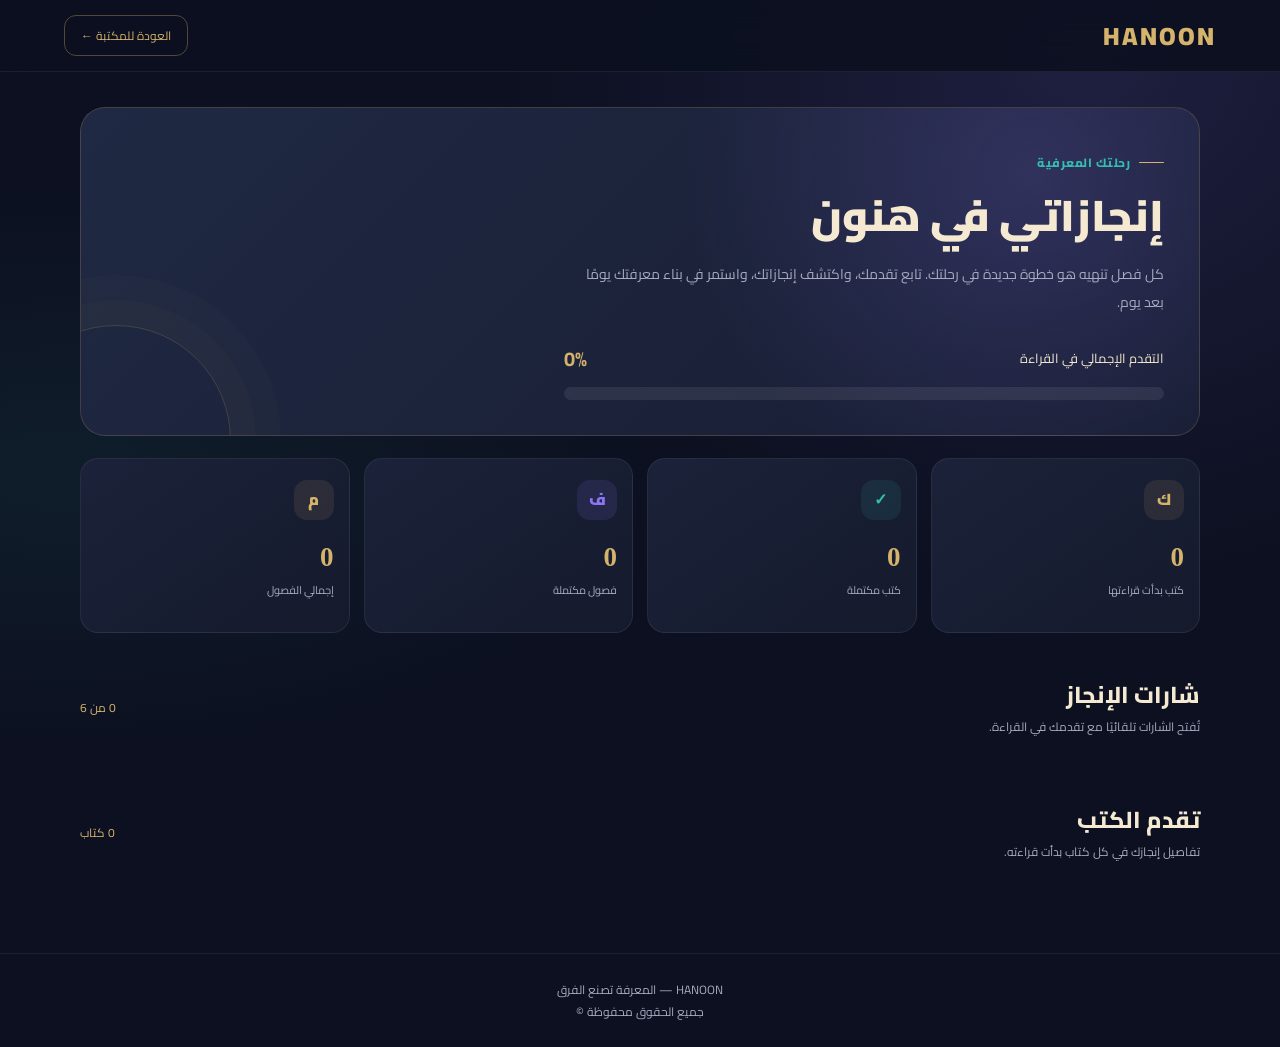
<file: pages/achievements.html>
<!DOCTYPE html>
<html lang="ar" dir="rtl">
<head>
  <meta charset="UTF-8">
  <meta name="viewport" content="width=device-width, initial-scale=1.0, maximum-scale=1.0, user-scalable=no, viewport-fit=cover">
  <meta name="theme-color" content="#0C1020">

  <title>إنجازاتي | HANOON</title>

  <link rel="preconnect" href="https://fonts.googleapis.com">
  <link href="https://fonts.googleapis.com/css2?family=Cairo:wght@400;500;600;700;800;900&display=swap" rel="stylesheet">

  <link rel="stylesheet" href="../css/theme.css">
  <link rel="stylesheet" href="../css/style.css">
  <link rel="stylesheet" href="../css/components.css">
  <link rel="stylesheet" href="../css/fixed-viewport.css">

  <style>
    :root {
      --gold: #D5B36C;
      --purple: #8C75F5;
      --teal: #35BDB0;
      --bg: #0C1020;
      --panel: #171D32;
      --text: #F5EAD1;
      --muted: #A7ABC0;
    }

    * {
      box-sizing: border-box;
    }

    body {
      margin: 0;
      min-height: 100vh;
      background:
        radial-gradient(ellipse at 85% 5%, rgba(140,117,245,.15), transparent 38%),
        radial-gradient(ellipse at 5% 45%, rgba(53,189,176,.08), transparent 35%),
        var(--bg);
      color: var(--text);
      font-family: "Cairo", sans-serif;
      overflow-x: hidden;
    }

    a {
      color: inherit;
      text-decoration: none;
    }

    .topbar {
      min-height: 72px;
      padding: 12px 5%;
      display: flex;
      align-items: center;
      justify-content: space-between;
      gap: 15px;
      border-bottom: 1px solid rgba(255,255,255,.07);
      background: rgba(12,16,32,.9);
      backdrop-filter: blur(15px);
      position: sticky;
      top: 0;
      z-index: 20;
    }

    .brand {
      color: var(--gold);
      font-size: 25px;
      font-weight: 900;
      letter-spacing: 2px;
    }

    .back-link {
      padding: 9px 16px;
      border: 1px solid rgba(213,179,108,.35);
      border-radius: 12px;
      color: var(--gold);
      font-size: 12px;
    }

    .page {
      width: min(1120px, 92%);
      margin: 35px auto 70px;
    }

    .hero {
      position: relative;
      overflow: hidden;
      padding: 35px;
      border-radius: 25px;
      border: 1px solid rgba(213,179,108,.2);
      background:
        radial-gradient(circle at 85% 20%, rgba(140,117,245,.2), transparent 35%),
        linear-gradient(135deg, #202943, #171D32);
    }

    .hero::after {
      content: "";
      position: absolute;
      width: 230px;
      height: 230px;
      left: -80px;
      bottom: -120px;
      border: 1px solid rgba(213,179,108,.2);
      border-radius: 50%;
      box-shadow:
        0 0 0 25px rgba(213,179,108,.025),
        0 0 0 50px rgba(213,179,108,.02);
    }

    .eyebrow {
      color: var(--teal);
      font-size: 12px;
      font-weight: 800;
    }

    .hero h1 {
      margin: 12px 0;
      font-size: clamp(28px, 5vw, 43px);
      font-weight: 900;
    }

    .hero p {
      max-width: 600px;
      color: var(--muted);
      line-height: 2;
      font-size: 14px;
      margin: 0;
    }

    .overall-progress {
      margin-top: 25px;
      max-width: 600px;
    }

    .progress-heading {
      display: flex;
      align-items: center;
      justify-content: space-between;
      gap: 10px;
      margin-bottom: 10px;
      font-size: 13px;
    }

    .progress-heading strong {
      color: var(--gold);
      font-size: 20px;
    }

    .progress-track {
      height: 13px;
      border-radius: 30px;
      overflow: hidden;
      background: rgba(255,255,255,.08);
    }

    .progress-fill {
      height: 100%;
      width: 0;
      border-radius: inherit;
      background: linear-gradient(90deg, var(--purple), var(--gold), var(--teal));
      transition: width .5s ease;
    }

    .stats-grid {
      display: grid;
      grid-template-columns: repeat(4, minmax(0, 1fr));
      gap: 14px;
      margin-top: 22px;
    }

    .stat-card {
      padding: 21px 15px;
      border: 1px solid rgba(255,255,255,.07);
      border-radius: 18px;
      background: linear-gradient(145deg, #1b2239, #151a2c);
    }

    .stat-icon {
      width: 40px;
      height: 40px;
      display: grid;
      place-items: center;
      border-radius: 13px;
      margin-bottom: 13px;
      color: var(--gold);
      background: rgba(213,179,108,.1);
      font-weight: 900;
    }

    .stat-card:nth-child(2) .stat-icon {
      color: var(--teal);
      background: rgba(53,189,176,.1);
    }

    .stat-card:nth-child(3) .stat-icon {
      color: var(--purple);
      background: rgba(140,117,245,.12);
    }

    .stat-card:nth-child(4) .stat-icon {
      color: var(--gold);
      background: rgba(213,179,108,.1);
    }

    .stat-card strong {
      display: block;
      font-size: 27px;
      font-weight: 900;
    }

    .stat-card span {
      color: var(--muted);
      font-size: 11px;
    }

    .section {
      margin-top: 45px;
    }

    .section-heading {
      display: flex;
      align-items: center;
      justify-content: space-between;
      gap: 12px;
      margin-bottom: 20px;
    }

    .section-heading h2 {
      font-size: 23px;
      margin: 0;
    }

    .section-heading p {
      color: var(--muted);
      font-size: 12px;
      margin: 5px 0 0;
    }

    .section-heading .count {
      color: var(--gold);
      font-size: 12px;
      white-space: nowrap;
    }

    .badges-grid {
      display: grid;
      grid-template-columns: repeat(4, minmax(0, 1fr));
      gap: 13px;
    }

    .badge-card {
      min-height: 160px;
      padding: 20px 12px;
      border: 1px solid rgba(255,255,255,.07);
      border-radius: 18px;
      background: linear-gradient(145deg, #1b2239, #151a2c);
      text-align: center;
      opacity: .48;
      filter: grayscale(.7);
      transition: .25s;
    }

    .badge-card.unlocked {
      opacity: 1;
      filter: none;
      border-color: rgba(213,179,108,.3);
      background: linear-gradient(145deg, rgba(213,179,108,.1), #171D32);
    }

    .badge-symbol {
      width: 53px;
      height: 53px;
      display: grid;
      place-items: center;
      margin: 0 auto 12px;
      border-radius: 50%;
      color: var(--gold);
      border: 1px solid rgba(213,179,108,.3);
      background: rgba(213,179,108,.1);
      font-size: 19px;
      font-weight: 900;
    }

    .badge-card h3 {
      font-size: 13px;
      margin: 0 0 5px;
    }

    .badge-card p {
      color: var(--muted);
      font-size: 10px;
      line-height: 1.8;
      margin: 0;
    }

    .books-list {
      display: grid;
      gap: 13px;
    }

    .progress-book {
      display: grid;
      grid-template-columns: 72px 1fr auto;
      align-items: center;
      gap: 17px;
      padding: 15px;
      border: 1px solid rgba(255,255,255,.07);
      border-radius: 17px;
      background: linear-gradient(135deg, #1b2239, #151a2c);
    }

    .progress-book img {
      width: 72px;
      height: 90px;
      object-fit: cover;
      border-radius: 11px;
      background: var(--panel);
    }

    .book-details {
      min-width: 0;
    }

    .book-details h3 {
      font-size: 14px;
      margin: 0 0 5px;
    }

    .book-details p {
      color: var(--muted);
      font-size: 11px;
      margin: 0 0 12px;
    }

    .small-progress {
      height: 7px;
      overflow: hidden;
      border-radius: 20px;
      background: rgba(255,255,255,.08);
    }

    .small-progress div {
      height: 100%;
      border-radius: inherit;
      background: linear-gradient(90deg, var(--purple), var(--teal));
    }

    .book-percent {
      color: var(--gold);
      font-size: 17px;
      font-weight: 900;
      white-space: nowrap;
    }

    .book-action {
      display: inline-block;
      margin-top: 8px;
      color: var(--teal);
      font-size: 11px;
      font-weight: 800;
    }

    .empty-state {
      display: none;
      padding: 35px 20px;
      border: 1px dashed rgba(213,179,108,.25);
      border-radius: 18px;
      text-align: center;
      color: var(--muted);
      line-height: 2;
    }

    .empty-state strong {
      display: block;
      color: var(--gold);
      font-size: 18px;
      margin-bottom: 8px;
    }

    .footer {
      padding: 25px;
      text-align: center;
      border-top: 1px solid rgba(255,255,255,.07);
      color: var(--muted);
      font-size: 12px;
    }

    @media (max-width: 750px) {
      .stats-grid {
        grid-template-columns: repeat(2, minmax(0, 1fr));
      }

      .badges-grid {
        grid-template-columns: repeat(2, minmax(0, 1fr));
      }

      .hero {
        padding: 25px 20px;
      }
    }

    @media (max-width: 420px) {
      .progress-book {
        grid-template-columns: 55px 1fr;
        gap: 12px;
      }

      .progress-book img {
        width: 55px;
        height: 75px;
      }

      .book-percent {
        grid-column: 2;
        justify-self: start;
        font-size: 13px;
      }

      .section-heading h2 {
        font-size: 19px;
      }
    }
  </style>
</head>

<body>

<header class="topbar">
  <a class="brand" href="../index.html">HANOON</a>
  <a class="back-link" href="library.html">العودة للمكتبة ←</a>
</header>

<main class="page">

  <section class="hero">
    <span class="eyebrow">رحلتك المعرفية</span>

    <h1>إنجازاتي في هنون</h1>

    <p>
      كل فصل تنهيه هو خطوة جديدة في رحلتك.
      تابع تقدمك، واكتشف إنجازاتك، واستمر في بناء معرفتك يومًا بعد يوم.
    </p>

    <div class="overall-progress">
      <div class="progress-heading">
        <span>التقدم الإجمالي في القراءة</span>
        <strong id="overallPercentage">0%</strong>
      </div>

      <div class="progress-track">
        <div class="progress-fill" id="overallProgressFill"></div>
      </div>
    </div>
  </section>

  <section class="stats-grid">

    <article class="stat-card">
      <div class="stat-icon">ك</div>
      <strong id="booksStarted">0</strong>
      <span>كتب بدأت قراءتها</span>
    </article>

    <article class="stat-card">
      <div class="stat-icon">✓</div>
      <strong id="booksCompleted">0</strong>
      <span>كتب مكتملة</span>
    </article>

    <article class="stat-card">
      <div class="stat-icon">ف</div>
      <strong id="chaptersCompleted">0</strong>
      <span>فصول مكتملة</span>
    </article>

    <article class="stat-card">
      <div class="stat-icon">م</div>
      <strong id="totalChapters">0</strong>
      <span>إجمالي الفصول</span>
    </article>

  </section>

  <section class="section">

    <div class="section-heading">
      <div>
        <h2>شارات الإنجاز</h2>
        <p>تُفتح الشارات تلقائيًا مع تقدمك في القراءة.</p>
      </div>

      <span class="count" id="badgesCount">0 من 6</span>
    </div>

    <div class="badges-grid" id="badgesGrid"></div>

  </section>

  <section class="section">

    <div class="section-heading">
      <div>
        <h2>تقدم الكتب</h2>
        <p>تفاصيل إنجازك في كل كتاب بدأت قراءته.</p>
      </div>

      <span class="count" id="activeBooksCount">0 كتاب</span>
    </div>

    <div class="books-list" id="booksList"></div>

    <div class="empty-state" id="emptyState">
      <strong>رحلتك تبدأ من هنا</strong>
      لم تبدأ قراءة أي كتاب حتى الآن.
      اذهب إلى المكتبة واختر أول كتاب لك.
      <br>
      <a class="book-action" href="library.html">اكتشف المكتبة ←</a>
    </div>

  </section>

</main>

<footer class="footer">
  HANOON — المعرفة تصنع الفرق
  <br>
  جميع الحقوق محفوظة © <span id="currentYear"></span>
</footer>

<script src="../data/books.js"></script>

<script>
(function () {
  "use strict";

  const READER_PREFIX = "hanoon_reader_";

  const booksList = document.getElementById("booksList");
  const emptyState = document.getElementById("emptyState");
  const badgesGrid = document.getElementById("badgesGrid");

  if (!window.HANOON_BOOKS_API) {
    booksList.innerHTML = `
      <div class="empty-state" style="display:block">
        <strong>تعذر تحميل الكتب</strong>
        تأكد من وجود ملف data/books.js.
      </div>
    `;
    return;
  }

  const books = window.HANOON_BOOKS_API.getAll();

  function escapeHTML(value) {
    return String(value ?? "").replace(/[&<>"']/g, function (char) {
      return {
        "&": "&amp;",
        "<": "&lt;",
        ">": "&gt;",
        '"': "&quot;",
        "'": "&#039;"
      }[char];
    });
  }

  function getCompleted(bookId) {
    try {
      const value = JSON.parse(
        localStorage.getItem(
          READER_PREFIX + "completed_" + bookId
        ) || "[]"
      );

      return Array.isArray(value) ? value : [];
    } catch (error) {
      return [];
    }
  }

  function getBookProgress(book) {
    const completed = getCompleted(book.id);
    const total = book.chapters.length;

    const completedCount = book.chapters.filter(chapter =>
      completed.includes(chapter.id)
    ).length;

    return {
      total,
      completedCount,
      percentage: total
        ? Math.round(completedCount / total * 100)
        : 0
    };
  }

  function getAllStats() {
    let totalChapters = 0;
    let completedChapters = 0;
    let booksStarted = 0;
    let booksCompleted = 0;

    const progressList = books.map(book => {
      const progress = getBookProgress(book);

      totalChapters += progress.total;
      completedChapters += progress.completedCount;

      if (progress.completedCount > 0) {
        booksStarted++;
      }

      if (
        progress.total > 0 &&
        progress.completedCount === progress.total
      ) {
        booksCompleted++;
      }

      return {
        book,
        ...progress
      };
    });

    return {
      totalChapters,
      completedChapters,
      booksStarted,
      booksCompleted,
      percentage: totalChapters
        ? Math.round(completedChapters / totalChapters * 100)
        : 0,
      progressList
    };
  }

  const badges = [
    {
      id: "first-chapter",
      symbol: "01",
      title: "البداية الجميلة",
      description: "أكمل أول فصل في رحلتك.",
      condition: stats => stats.completedChapters >= 1
    },
    {
      id: "five-chapters",
      symbol: "05",
      title: "قارئ نشيط",
      description: "أكمل خمسة فصول.",
      condition: stats => stats.completedChapters >= 5
    },
    {
      id: "ten-chapters",
      symbol: "10",
      title: "محب المعرفة",
      description: "أكمل عشرة فصول.",
      condition: stats => stats.completedChapters >= 10
    },
    {
      id: "twenty-five-chapters",
      symbol: "25",
      title: "رحلة مستمرة",
      description: "أكمل خمسة وعشرين فصلًا.",
      condition: stats => stats.completedChapters >= 25
    },
    {
      id: "first-book",
      symbol: "ك",
      title: "إنجاز كبير",
      description: "أكمل أول كتاب بالكامل.",
      condition: stats => stats.booksCompleted >= 1
    },
    {
      id: "three-books",
      symbol: "3",
      title: "قارئ متميز",
      description: "أكمل ثلاثة كتب بالكامل.",
      condition: stats => stats.booksCompleted >= 3
    }
  ];

  function renderBadges(stats) {
    let unlocked = 0;

    badgesGrid.innerHTML = badges.map(badge => {
      const isUnlocked = badge.condition(stats);

      if (isUnlocked) unlocked++;

      return `
        <article class="badge-card ${isUnlocked ? "unlocked" : ""}">
          <div class="badge-symbol">
            ${escapeHTML(badge.symbol)}
          </div>

          <h3>${escapeHTML(badge.title)}</h3>

          <p>
            ${escapeHTML(badge.description)}
          </p>

          <p style="margin-top:8px;color:${isUnlocked ? "#35BDB0" : "#A7ABC0"}">
            ${isUnlocked ? "تم الحصول عليها ✓" : "لم تُفتح بعد"}
          </p>
        </article>
      `;
    }).join("");

    document.getElementById("badgesCount").textContent =
      unlocked + " من " + badges.length;
  }

  function renderBooks(stats) {
    const activeBooks = stats.progressList.filter(item =>
      item.completedCount > 0
    );

    document.getElementById("activeBooksCount").textContent =
      activeBooks.length + " كتاب";

    if (!activeBooks.length) {
      booksList.style.display = "none";
      emptyState.style.display = "block";
      return;
    }

    booksList.style.display = "grid";
    emptyState.style.display = "none";

    booksList.innerHTML = activeBooks.map(item => {
      const book = item.book;

      const nextChapter = book.chapters.find(chapter =>
        !getCompleted(book.id).includes(chapter.id)
      ) || book.chapters[0];

      const chapterURL = nextChapter
        ? "chapter.html?book=" +
          encodeURIComponent(book.id) +
          "&chapter=" +
          encodeURIComponent(nextChapter.id)
        : "book.html?id=" + encodeURIComponent(book.id);

      return `
        <article class="progress-book">

          <img
            src="${escapeHTML(book.cover)}"
            alt="${escapeHTML(book.title)}"
            loading="lazy"
            onerror="this.style.display='none'"
          >

          <div class="book-details">

            <h3>${escapeHTML(book.title)}</h3>

            <p>
              ${item.completedCount} من ${item.total} فصول مكتملة
            </p>

            <div class="small-progress">
              <div style="width:${item.percentage}%"></div>
            </div>

            <a class="book-action" href="${chapterURL}">
              ${item.percentage === 100
                ? "مراجعة الكتاب ←"
                : "متابعة القراءة ←"}
            </a>

          </div>

          <div class="book-percent">
            ${item.percentage}%
          </div>

        </article>
      `;
    }).join("");
  }

  function renderDashboard() {
    const stats = getAllStats();

    document.getElementById("booksStarted").textContent =
      stats.booksStarted;

    document.getElementById("booksCompleted").textContent =
      stats.booksCompleted;

    document.getElementById("chaptersCompleted").textContent =
      stats.completedChapters;

    document.getElementById("totalChapters").textContent =
      stats.totalChapters;

    document.getElementById("overallPercentage").textContent =
      stats.percentage + "%";

    document.getElementById("overallProgressFill").style.width =
      stats.percentage + "%";

    renderBadges(stats);
    renderBooks(stats);
  }

  document.getElementById("currentYear").textContent =
    new Date().getFullYear();

  renderDashboard();

  // تحديث الصفحة عند العودة إليها من تبويب آخر
  window.addEventListener("storage", renderDashboard);

  // تحديث الصفحة عند الرجوع إليها من صفحة الفصل
  window.addEventListener("pageshow", renderDashboard);

})();
  <script src="../js/global-back.js"></script>
</script>

</body>
</html>
</file>
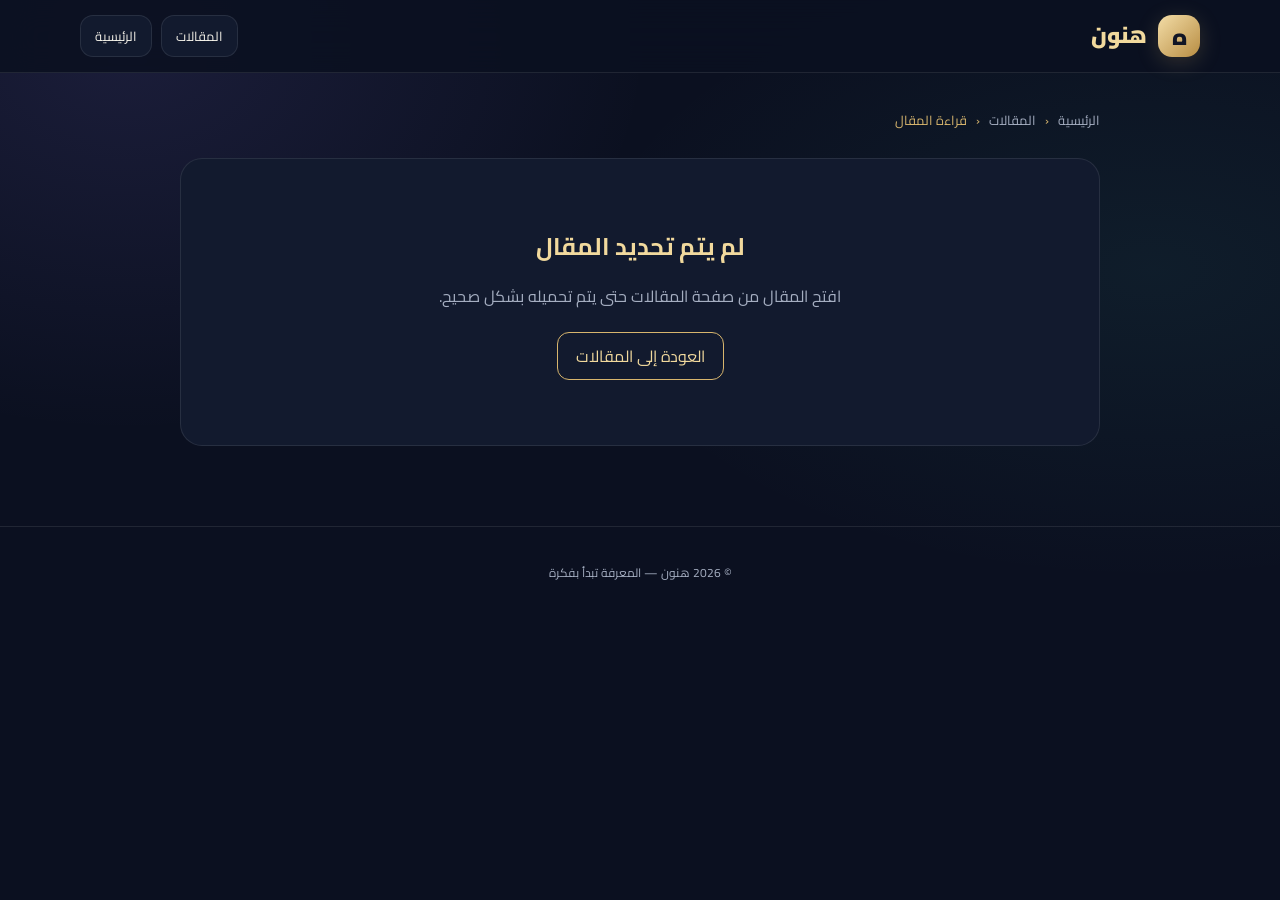
<file: pages/article.html>
<!DOCTYPE html>
<html lang="ar" dir="rtl">
<head>
  <meta charset="UTF-8">
  
<meta name="viewport" content="width=device-width, initial-scale=1, maximum-scale=1, minimum-scale=1, user-scalable=no, viewport-fit=cover">

  <meta name="theme-color" content="#0b1020">
  <title>قراءة المقال | هنون</title>

  <link rel="preconnect" href="https://fonts.googleapis.com">
  <link rel="preconnect" href="https://fonts.gstatic.com" crossorigin>
  <link href="https://fonts.googleapis.com/css2?family=Cairo:wght@400;500;600;700;800;900&display=swap" rel="stylesheet">

  <style>
    :root {
      --bg: #0b1020;
      --surface: #121a2e;
      --surface2: #18223a;
      --gold: #d7b56d;
      --gold-light: #f1d99d;
      --text: #f5f2e9;
      --muted: #a5aec1;
      --border: rgba(255,255,255,.09);
      --purple: #8e7cf3;
      --teal: #46c8b7;
      --danger: #ff7285;
      --radius: 22px;
    }

    * {
      box-sizing: border-box;
      margin: 0;
      padding: 0;
    }

    html {
      scroll-behavior: smooth;
    }

    body {
      font-family: 'Cairo', sans-serif;
      background:
        radial-gradient(ellipse at 10% 5%, rgba(142,124,243,.12), transparent 32%),
        radial-gradient(ellipse at 90% 30%, rgba(70,200,183,.07), transparent 35%),
        var(--bg);
      color: var(--text);
      min-height: 100vh;
      line-height: 1.9;
    }

    button, a {
      font: inherit;
    }

    a {
      color: inherit;
      text-decoration: none;
    }

    button {
      cursor: pointer;
    }

    .topbar {
      position: sticky;
      top: 0;
      z-index: 50;
      background: rgba(11,16,32,.88);
      backdrop-filter: blur(18px);
      border-bottom: 1px solid var(--border);
    }

    .topbar-inner {
      width: min(1120px, 92%);
      margin: auto;
      min-height: 72px;
      display: flex;
      align-items: center;
      justify-content: space-between;
      gap: 15px;
    }

    .brand {
      display: flex;
      align-items: center;
      gap: 11px;
      font-size: 22px;
      font-weight: 900;
      color: var(--gold-light);
    }

    .brand-mark {
      width: 42px;
      height: 42px;
      border-radius: 14px;
      display: grid;
      place-items: center;
      color: #111525;
      background: linear-gradient(135deg, #f3dda7, #b88d43);
      box-shadow: 0 5px 22px rgba(215,181,109,.2);
      font-size: 23px;
    }

    .top-actions {
      display: flex;
      align-items: center;
      gap: 9px;
    }

    .action-btn {
      border: 1px solid var(--border);
      background: var(--surface);
      color: var(--text);
      padding: 8px 14px;
      border-radius: 13px;
      font-size: 13px;
      transition: .2s;
    }

    .action-btn:hover {
      border-color: var(--gold);
      color: var(--gold-light);
      transform: translateY(-2px);
    }

    .action-btn.active {
      color: var(--gold-light);
      border-color: var(--gold);
      background: rgba(215,181,109,.1);
    }

    .page {
      width: min(920px, 92%);
      margin: 35px auto 80px;
    }

    .breadcrumb {
      display: flex;
      flex-wrap: wrap;
      align-items: center;
      gap: 9px;
      color: var(--muted);
      font-size: 13px;
      margin-bottom: 25px;
    }

    .breadcrumb a:hover {
      color: var(--gold-light);
    }

    .breadcrumb span {
      color: var(--gold);
    }

    .article-card {
      background: linear-gradient(145deg, rgba(24,34,58,.96), rgba(15,23,42,.97));
      border: 1px solid var(--border);
      border-radius: 28px;
      overflow: hidden;
      box-shadow: 0 25px 80px rgba(0,0,0,.24);
    }

    .article-header {
      padding: 35px 38px 25px;
    }

    .category {
      display: inline-flex;
      align-items: center;
      gap: 7px;
      color: var(--gold-light);
      background: rgba(215,181,109,.1);
      border: 1px solid rgba(215,181,109,.22);
      padding: 5px 14px;
      border-radius: 30px;
      font-size: 12px;
      font-weight: 800;
      margin-bottom: 17px;
    }

    .article-title {
      font-size: clamp(27px, 5vw, 43px);
      line-height: 1.55;
      font-weight: 900;
      color: #fff;
      margin-bottom: 13px;
    }

    .article-excerpt {
      color: var(--muted);
      font-size: 16px;
      line-height: 2;
      max-width: 760px;
    }

    .article-meta {
      display: flex;
      align-items: center;
      flex-wrap: wrap;
      gap: 18px;
      margin-top: 23px;
      padding-top: 20px;
      border-top: 1px solid var(--border);
      color: var(--muted);
      font-size: 12px;
    }

    .meta-item {
      display: flex;
      align-items: center;
      gap: 7px;
    }

    .meta-item strong {
      color: var(--text);
      font-weight: 700;
    }

    .cover-wrap {
      padding: 0 38px 30px;
    }

    .cover-image {
      width: 100%;
      height: 390px;
      object-fit: cover;
      display: block;
      border-radius: 21px;
      background: var(--surface2);
      border: 1px solid var(--border);
    }

    .article-body {
      padding: 8px 48px 40px;
    }

    .article-content {
      color: #dce2ed;
      font-size: 17px;
      line-height: 2.35;
      overflow-wrap: anywhere;
    }

    .article-content h2 {
      color: var(--gold-light);
      font-size: 25px;
      line-height: 1.6;
      margin: 36px 0 13px;
      padding-right: 15px;
      border-right: 3px solid var(--gold);
    }

    .article-content h3 {
      color: #fff;
      font-size: 20px;
      margin: 27px 0 10px;
    }

    .article-content p {
      margin: 0 0 21px;
    }

    .article-content blockquote {
      margin: 28px 0;
      padding: 20px 24px;
      border-right: 4px solid var(--purple);
      border-radius: 15px 0 0 15px;
      background: rgba(142,124,243,.09);
      color: #e4dcff;
      font-size: 18px;
    }

    .article-content ul,
    .article-content ol {
      padding-right: 25px;
      margin: 15px 0 25px;
    }

    .article-content li {
      margin-bottom: 9px;
    }

    .article-content img {
      max-width: 100%;
      height: auto;
      border-radius: 17px;
      margin: 15px 0;
    }

    .article-footer {
      padding: 25px 38px 35px;
      border-top: 1px solid var(--border);
    }

    .tags {
      display: flex;
      flex-wrap: wrap;
      gap: 8px;
      margin-bottom: 25px;
    }

    .tag {
      background: rgba(255,255,255,.055);
      border: 1px solid var(--border);
      color: #cbd3e1;
      border-radius: 30px;
      padding: 5px 13px;
      font-size: 12px;
    }

    .article-controls {
      display: flex;
      align-items: center;
      flex-wrap: wrap;
      gap: 10px;
    }

    .control-btn {
      display: inline-flex;
      align-items: center;
      justify-content: center;
      gap: 8px;
      min-height: 43px;
      padding: 8px 17px;
      border: 1px solid var(--border);
      border-radius: 13px;
      color: var(--text);
      background: var(--surface2);
      font-size: 13px;
      transition: .2s;
    }

    .control-btn:hover {
      transform: translateY(-2px);
      border-color: var(--gold);
    }

    .control-btn.favorite.active {
      color: var(--danger);
      border-color: rgba(255,114,133,.4);
      background: rgba(255,114,133,.08);
    }

    .related-section {
      margin-top: 55px;
    }

    .section-heading {
      display: flex;
      justify-content: space-between;
      align-items: center;
      gap: 15px;
      margin-bottom: 20px;
    }

    .section-heading h2 {
      font-size: 23px;
      font-weight: 900;
    }

    .section-heading h2 span {
      color: var(--gold);
    }

    .related-grid {
      display: grid;
      grid-template-columns: repeat(3, 1fr);
      gap: 17px;
    }

    .related-card {
      display: block;
      background: var(--surface);
      border: 1px solid var(--border);
      border-radius: 18px;
      overflow: hidden;
      transition: .25s;
    }

    .related-card:hover {
      transform: translateY(-5px);
      border-color: rgba(215,181,109,.5);
    }

    .related-card img {
      width: 100%;
      height: 145px;
      object-fit: cover;
      display: block;
      background: var(--surface2);
    }

    .related-info {
      padding: 13px;
    }

    .related-info small {
      color: var(--gold);
      font-size: 11px;
    }

    .related-info h3 {
      font-size: 14px;
      line-height: 1.8;
      margin-top: 5px;
    }

    .loading,
    .error-state {
      text-align: center;
      padding: 65px 20px;
      color: var(--muted);
      background: var(--surface);
      border: 1px solid var(--border);
      border-radius: 22px;
    }

    .error-state h2 {
      color: var(--gold-light);
      margin-bottom: 12px;
    }

    .error-state a {
      display: inline-block;
      margin-top: 20px;
      color: var(--gold-light);
      border: 1px solid var(--gold);
      padding: 8px 18px;
      border-radius: 12px;
    }

    .toast {
      position: fixed;
      bottom: 25px;
      left: 50%;
      transform: translate(-50%, 20px);
      opacity: 0;
      pointer-events: none;
      z-index: 100;
      background: #202c43;
      border: 1px solid rgba(215,181,109,.35);
      color: #fff;
      border-radius: 13px;
      padding: 10px 20px;
      font-size: 13px;
      transition: .25s;
      box-shadow: 0 10px 30px rgba(0,0,0,.3);
    }

    .toast.show {
      opacity: 1;
      transform: translate(-50%, 0);
    }

    .back-top {
      position: fixed;
      bottom: 25px;
      right: 22px;
      width: 44px;
      height: 44px;
      border-radius: 14px;
      border: 1px solid var(--border);
      background: var(--surface2);
      color: var(--gold-light);
      font-size: 20px;
      display: none;
      z-index: 40;
    }

    .back-top.visible {
      display: block;
    }

    .footer {
      text-align: center;
      color: var(--muted);
      font-size: 12px;
      padding: 35px 15px;
      border-top: 1px solid var(--border);
    }

    @media (max-width: 700px) {
      .topbar-inner {
        min-height: 64px;
      }

      .brand {
        font-size: 19px;
      }

      .top-actions {
        gap: 6px;
      }

      .action-btn {
        padding: 7px 10px;
        font-size: 11px;
      }

      .page {
        margin-top: 22px;
      }

      .article-header {
        padding: 25px 20px 20px;
      }

      .cover-wrap {
        padding: 0 15px 20px;
      }

      .cover-image {
        height: 245px;
      }

      .article-body {
        padding: 5px 22px 28px;
      }

      .article-content {
        font-size: 15px;
        line-height: 2.2;
      }

      .article-content h2 {
        font-size: 21px;
      }

      .article-footer {
        padding: 22px 20px 28px;
      }

      .related-grid {
        grid-template-columns: repeat(2, 1fr);
        gap: 11px;
      }

      .related-card img {
        height: 115px;
      }

      .related-info {
        padding: 10px;
      }

      .related-info h3 {
        font-size: 12px;
      }

      .article-meta {
        gap: 10px 15px;
      }
    }

    @media (max-width: 390px) {
      .related-grid {
        grid-template-columns: 1fr;
      }

      .cover-image {
        height: 205px;
      }
    }

    @media print {
      body {
        background: #fff;
        color: #111;
      }

      .topbar,
      .article-controls,
      .related-section,
      .footer,
      .back-top,
      .breadcrumb {
        display: none !important;
      }

      .article-card {
        background: #fff;
        border: 0;
        box-shadow: none;
      }

      .article-content,
      .article-title,
      .article-content h2,
      .article-content h3 {
        color: #111 !important;
      }

      .article-excerpt,
      .article-meta {
        color: #444 !important;
      }
    }
    
/* تثبيت عرض الصفحة ومنع التكبير باللمس */
html {
  width: 100%;
  max-width: 100%;
  overflow-x: hidden;
  touch-action: pan-y;
  -webkit-text-size-adjust: 100%;
}

body {
  width: 100%;
  max-width: 100%;
  min-width: 0;
  overflow-x: hidden;
  touch-action: pan-y;
  overscroll-behavior-x: none;
}

/* منع العناصر من توسيع الشاشة */
img,
video,
iframe,
table,
.article-card,
.article-content {
  max-width: 100%;
}

.article-content {
  overflow-wrap: anywhere;
  word-break: normal;
}

/* منع الحقول من تكبير الشاشة تلقائيًا على الهاتف */
input,
select,
textarea,
button {
  font-size: 16px;
}

  </style>
</head>

<body>

  <header class="topbar">
    <div class="topbar-inner">
      <a class="brand" href="../index.html">
        <span class="brand-mark">ه</span>
        <span>هنون</span>
      </a>

      <div class="top-actions">
        <a class="action-btn" href="articles.html">المقالات</a>
        <a class="action-btn" href="../index.html">الرئيسية</a>
      </div>
    </div>
  </header>

  <main class="page">

    <nav class="breadcrumb">
      <a href="../index.html">الرئيسية</a>
      <span>‹</span>
      <a href="articles.html">المقالات</a>
      <span>‹</span>
      <span id="breadcrumbTitle">قراءة المقال</span>
    </nav>

    <div id="articleRoot">
      <div class="loading">
        <div>جاري تحميل المقال...</div>
      </div>
    </div>

    <section class="related-section" id="relatedSection" hidden>
      <div class="section-heading">
        <h2>قد يعجبك <span>أيضًا</span></h2>
        <a href="articles.html" class="action-btn">كل المقالات ←</a>
      </div>
      <div class="related-grid" id="arRelated"></div>
    </section>

  </main>

  <footer class="footer">
    © <span id="currentYear"></span> هنون — المعرفة تبدأ بفكرة
  </footer>

  <button class="back-top" id="backTop" aria-label="العودة للأعلى">↑</button>

  <div class="toast" id="toast"></div>

  <!-- قاعدة بيانات المقالات -->
  <script src="../data/articles.js"></script>

  <!-- محرك عرض المقال -->
  <script src="../js/article.js"></script>

  <script>
    document.getElementById('currentYear').textContent =
      new Date().getFullYear();

    const backTop = document.getElementById('backTop');

    window.addEventListener('scroll', () => {
      backTop.classList.toggle('visible', window.scrollY > 400);
    });

    backTop.addEventListener('click', () => {
      window.scrollTo({ top: 0, behavior: 'smooth' });
    });
  </script>

  <!-- زر الرجوع العام خارج أي script آخر -->
  <script src="../js/global-back.js"></script>

</body>
</html>
</file>
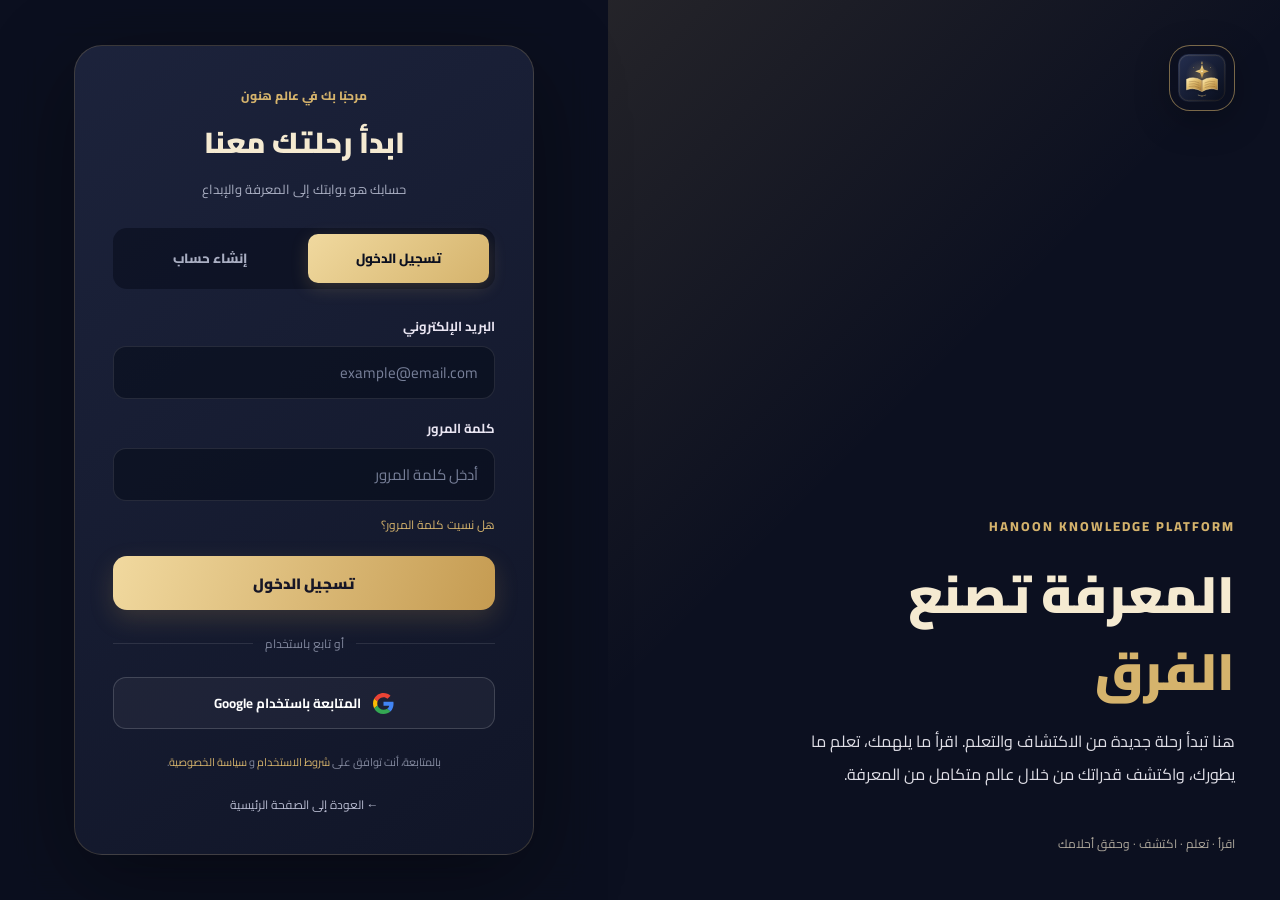
<file: pages/auth.html>
<!DOCTYPE html>
<html lang="ar" dir="rtl">
<head>
  <link rel="stylesheet" href="../css/fixed-viewport.css">
  <meta charset="UTF-8">
  
<meta name="viewport" content="width=device-width, initial-scale=1.0, maximum-scale=1.0, minimum-scale=1.0, user-scalable=no, viewport-fit=cover">

  <meta name="theme-color" content="#0C1020">
  <title>HANOON | تسجيل الدخول</title>

  <link rel="preconnect" href="https://fonts.googleapis.com">
  <link rel="preconnect" href="https://fonts.gstatic.com" crossorigin>
  <link href="https://fonts.googleapis.com/css2?family=Cairo:wght@400;500;600;700;800;900&display=swap" rel="stylesheet">

  <style>
    :root {
      --navy: #0C1020;
      --panel: #171D32;
      --gold: #D5B36C;
      --purple: #8C75F5;
      --teal: #35BDB0;
      --white: #F5EAD1;
      --muted: #A9AEC2;
    }

    * {
      box-sizing: border-box;
      margin: 0;
      padding: 0;
    }

    body {
      min-height: 100vh;
      font-family: 'Cairo', sans-serif;
      color: var(--white);
      background: var(--navy);
      overflow-x: hidden;
    }

    .auth-page {
      min-height: 100vh;
      display: grid;
      grid-template-columns: 1.05fr .95fr;
      background:
        linear-gradient(120deg, rgba(12,16,32,.97), rgba(12,16,32,.72)),
        url('https://images.unsplash.com/photo-1507842217343-583bb7270b66?auto=format&fit=crop&w=2000&q=90')
        center/cover fixed;
    }

    /* الجانب البصري */
    .visual-side {
      min-height: 100vh;
      position: relative;
      display: flex;
      flex-direction: column;
      justify-content: space-between;
      padding: 45px;
      overflow: hidden;
      background:
        linear-gradient(180deg, rgba(12,16,32,.18), rgba(12,16,32,.94)),
        url('https://images.unsplash.com/photo-1524995997946-a1c2e315a42f?auto=format&fit=crop&w=1400&q=90')
        center/cover;
    }

    .visual-side::after {
      content: "";
      position: absolute;
      inset: 0;
      background: linear-gradient(135deg, rgba(213,179,108,.12), transparent 45%);
      pointer-events: none;
    }

    .visual-top,
    .visual-bottom {
      position: relative;
      z-index: 2;
    }

    .brand-mark {
      width: 66px;
      height: 66px;
      border: 1px solid rgba(213,179,108,.55);
      border-radius: 21px;
      display: grid;
      place-items: center;
      background: rgba(12,16,32,.6);
      backdrop-filter: blur(12px);
      box-shadow: 0 10px 35px rgba(0,0,0,.25);
    }

    .brand-mark img {
      width: 48px;
      height: 48px;
      object-fit: contain;
    }

    .eyebrow {
      color: var(--gold);
      font-size: 13px;
      font-weight: 800;
      letter-spacing: 2px;
      margin-bottom: 18px;
    }

    .visual-bottom h1 {
      font-size: clamp(32px, 4vw, 58px);
      line-height: 1.5;
      font-weight: 900;
      margin-bottom: 15px;
    }

    .visual-bottom h1 span {
      color: var(--gold);
    }

    .visual-bottom p {
      max-width: 470px;
      color: #E0DFE7;
      line-height: 2.1;
      font-size: 16px;
    }

    .visual-footer {
      color: rgba(245,234,209,.7);
      font-size: 12px;
      margin-top: 40px;
    }

    /* جانب الحساب */
    .form-side {
      min-height: 100vh;
      display: flex;
      align-items: center;
      justify-content: center;
      padding: 35px 22px;
      background: rgba(12,16,32,.84);
      backdrop-filter: blur(18px);
    }

    .auth-card {
      width: 100%;
      max-width: 460px;
      padding: 38px;
      border: 1px solid rgba(213,179,108,.2);
      border-radius: 28px;
      background: linear-gradient(145deg, rgba(30,37,62,.94), rgba(17,22,40,.96));
      box-shadow: 0 25px 90px rgba(0,0,0,.4);
    }

    .mobile-brand {
      display: none;
      justify-content: center;
      margin-bottom: 25px;
    }

    .mobile-brand img {
      width: 70px;
      height: 70px;
      object-fit: contain;
    }

    .card-heading {
      text-align: center;
      margin-bottom: 27px;
    }

    .card-heading .mini-label {
      color: var(--gold);
      font-size: 12px;
      font-weight: 800;
      margin-bottom: 8px;
    }

    .card-heading h2 {
      font-size: 29px;
      font-weight: 900;
      margin-bottom: 7px;
    }

    .card-heading p {
      color: var(--muted);
      font-size: 13px;
    }

    .tabs {
      display: grid;
      grid-template-columns: 1fr 1fr;
      gap: 8px;
      padding: 6px;
      border-radius: 14px;
      background: rgba(5,9,22,.5);
      margin-bottom: 25px;
    }

    .tab {
      border: 0;
      border-radius: 10px;
      padding: 12px;
      font-family: inherit;
      color: var(--muted);
      background: transparent;
      font-weight: 800;
      cursor: pointer;
    }

    .tab.active {
      color: var(--navy);
      background: linear-gradient(135deg, #F0D99F, var(--gold));
      box-shadow: 0 5px 18px rgba(213,179,108,.2);
    }

    .field {
      margin-bottom: 17px;
    }

    .field label {
      display: block;
      color: #E9E5F2;
      font-size: 13px;
      font-weight: 700;
      margin-bottom: 8px;
    }

    .field input {
      width: 100%;
      height: 53px;
      padding: 0 16px;
      border: 1px solid rgba(255,255,255,.1);
      border-radius: 13px;
      outline: none;
      background: rgba(7,11,25,.55);
      color: white;
      font-family: inherit;
      font-size: 15px;
      transition: .25s;
    }

    .field input:focus {
      border-color: var(--gold);
      box-shadow: 0 0 0 3px rgba(213,179,108,.1);
    }

    .field input::placeholder {
      color: #777F98;
    }

    .forgot {
      display: block;
      color: var(--gold);
      font-size: 12px;
      text-decoration: none;
      margin: -5px 0 20px;
    }

    .main-btn {
      width: 100%;
      height: 54px;
      border: none;
      border-radius: 14px;
      color: #171626;
      background: linear-gradient(110deg, #F1D99F, #C59B51);
      font-family: inherit;
      font-size: 15px;
      font-weight: 900;
      cursor: pointer;
      box-shadow: 0 9px 25px rgba(197,155,81,.2);
      transition: .25s;
    }

    .main-btn:hover {
      transform: translateY(-2px);
      box-shadow: 0 13px 30px rgba(197,155,81,.3);
    }

    .separator {
      display: flex;
      align-items: center;
      gap: 12px;
      color: #81879D;
      font-size: 12px;
      margin: 22px 0;
    }

    .separator::before,
    .separator::after {
      content: "";
      flex: 1;
      height: 1px;
      background: rgba(255,255,255,.1);
    }

    .google-btn {
      width: 100%;
      height: 52px;
      border: 1px solid rgba(255,255,255,.16);
      border-radius: 13px;
      color: white;
      background: rgba(255,255,255,.045);
      font-family: inherit;
      font-weight: 700;
      cursor: pointer;
      display: flex;
      justify-content: center;
      align-items: center;
      gap: 12px;
    }

    .google-icon {
      width: 21px;
      height: 21px;
    }

    .terms {
      color: #858BA0;
      font-size: 11px;
      line-height: 2;
      text-align: center;
      margin-top: 22px;
    }

    .terms a {
      color: var(--gold);
      text-decoration: none;
    }

    .back-home {
      display: block;
      text-align: center;
      margin-top: 20px;
      color: #B8BBD0;
      text-decoration: none;
      font-size: 12px;
    }

    .back-home:hover {
      color: var(--gold);
    }

    @media (max-width: 850px) {
      .auth-page {
        grid-template-columns: 1fr;
      }

      .visual-side {
        display: none;
      }

      .form-side {
        padding: 25px 16px;
        min-height: 100vh;
        background:
          linear-gradient(rgba(12,16,32,.88), rgba(12,16,32,.96)),
          url('https://images.unsplash.com/photo-1507842217343-583bb7270b66?auto=format&fit=crop&w=1200&q=85')
          center/cover;
      }

      .mobile-brand {
        display: flex;
      }

      .auth-card {
        padding: 28px 22px;
      }
    }

    @media (max-width: 380px) {
      .auth-card {
        padding: 23px 17px;
      }

      .card-heading h2 {
        font-size: 25px;
      }
    }
  </style>
</head>

<body>

  <main class="auth-page">

    <section class="visual-side">
      <div class="visual-top">
        <div class="brand-mark">
          <img src="../assets/logo/logo.svg" alt="HANOON">
        </div>
      </div>

      <div class="visual-bottom">
        <div class="eyebrow">HANOON KNOWLEDGE PLATFORM</div>
        <h1>المعرفة تصنع<br><span>الفرق</span></h1>
        <p>
          هنا تبدأ رحلة جديدة من الاكتشاف والتعلم.
          اقرأ ما يلهمك، تعلم ما يطورك، واكتشف
          قدراتك من خلال عالم متكامل من المعرفة.
        </p>
        <div class="visual-footer">
          اقرأ · تعلم · اكتشف · وحقق أحلامك
        </div>
      </div>
    </section>

    <section class="form-side">
      <div class="auth-card">

        <div class="mobile-brand">
          <img src="../assets/logo/logo.svg" alt="شعار HANOON">
        </div>

        <div class="card-heading">
          <div class="mini-label">مرحبًا بك في عالم هنون</div>
          <h2>ابدأ رحلتك معنا</h2>
          <p>حسابك هو بوابتك إلى المعرفة والإبداع</p>
        </div>

        <div class="tabs">
          <button class="tab active" type="button">تسجيل الدخول</button>
          <button class="tab" type="button">إنشاء حساب</button>
        </div>

        <form id="loginForm">
          <div class="field">
            <label for="email">البريد الإلكتروني</label>
            <input id="email" type="email"
              placeholder="example@email.com"
              autocomplete="email" required>
          </div>

          <div class="field">
            <label for="password">كلمة المرور</label>
            <input id="password" type="password"
              placeholder="أدخل كلمة المرور"
              autocomplete="current-password" required>
          </div>

          <a href="#" class="forgot">هل نسيت كلمة المرور؟</a>

          <button class="main-btn" type="submit">
            تسجيل الدخول
          </button>
        </form>

        <div class="separator">أو تابع باستخدام</div>

        <button class="google-btn" type="button">
          <svg class="google-icon" viewBox="0 0 48 48" aria-hidden="true">
            <path fill="#EA4335" d="M24 9.5c3.54 0 6.71 1.22 9.21 3.6l6.85-6.85C35.9 2.38 30.47 0 24 0 14.62 0 6.51 5.38 2.56 13.22l7.98 6.19C12.43 13.72 17.74 9.5 24 9.5z"/>
            <path fill="#4285F4" d="M46.98 24.55c0-1.57-.15-3.09-.38-4.55H24v9.02h12.94c-.58 2.96-2.26 5.48-4.75 7.18l7.73 6C44.42 37.95 46.98 31.81 46.98 24.55z"/>
            <path fill="#FBBC05" d="M10.53 28.59A14.4 14.4 0 0 1 9.75 24c0-1.59.27-3.13.76-4.59l-7.98-6.19A23.9 23.9 0 0 0 0 24c0 3.87.93 7.53 2.56 10.78l7.97-6.19z"/>
            <path fill="#34A853" d="M24 48c6.48 0 11.93-2.13 15.91-5.8l-7.73-6c-2.14 1.45-4.89 2.3-8.18 2.3-6.26 0-11.57-4.22-13.47-9.91l-7.98 6.19C6.51 43.62 14.62 48 24 48z"/>
          </svg>
          المتابعة باستخدام Google
        </button>

        <p class="terms">
          بالمتابعة، أنت توافق على
          <a href="#">شروط الاستخدام</a>
          و
          <a href="#">سياسة الخصوصية</a>.
        </p>

        <a href="../index.html" class="back-home">
          ← العودة إلى الصفحة الرئيسية
        </a>

      </div>
    </section>

  </main>

</body>
</html>
</file>
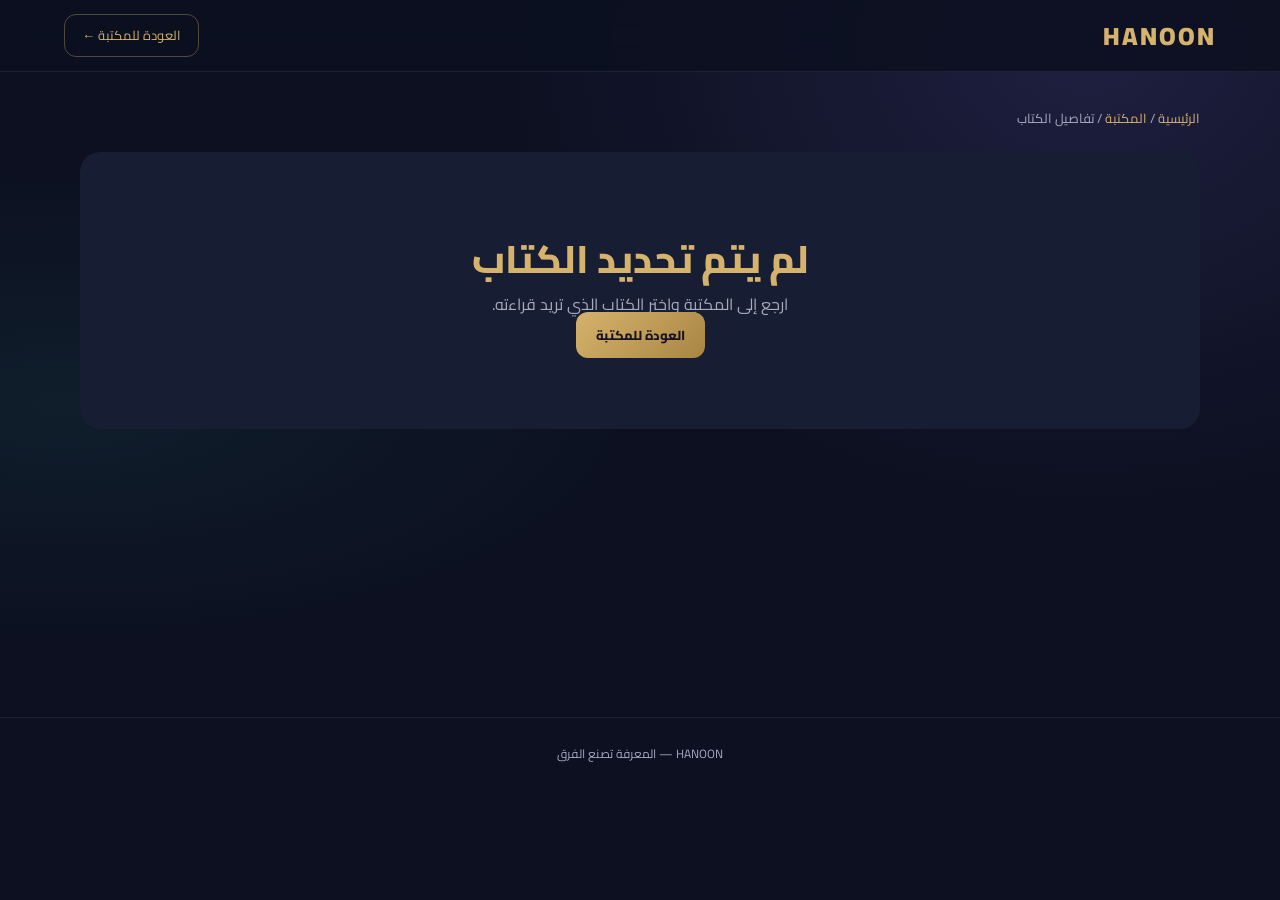
<file: pages/book.html>
<!DOCTYPE html>
<html lang="ar" dir="rtl">
<head>
  <meta charset="UTF-8">
  <meta name="viewport" content="width=device-width, initial-scale=1.0, maximum-scale=1.0, user-scalable=no, viewport-fit=cover">
  <meta name="theme-color" content="#0C1020">
  <title>الكتاب | HANOON</title>

  <link rel="preconnect" href="https://fonts.googleapis.com">
  <link href="https://fonts.googleapis.com/css2?family=Cairo:wght@400;500;600;700;800;900&display=swap" rel="stylesheet">

  <link rel="stylesheet" href="../css/theme.css">
  <link rel="stylesheet" href="../css/style.css">
  <link rel="stylesheet" href="../css/components.css">
  <link rel="stylesheet" href="../css/fixed-viewport.css">

  <style>
    :root {
      --gold: #D5B36C;
      --purple: #8C75F5;
      --teal: #35BDB0;
      --bg: #0C1020;
      --panel: #171D32;
      --text: #F5EAD1;
      --muted: #A7ABC0;
    }

    * { box-sizing: border-box; }

    body {
      margin: 0;
      min-height: 100vh;
      background:
        radial-gradient(ellipse at 85% 5%, rgba(140,117,245,.15), transparent 38%),
        radial-gradient(ellipse at 5% 45%, rgba(53,189,176,.08), transparent 35%),
        var(--bg);
      color: var(--text);
      font-family: "Cairo", sans-serif;
      overflow-x: hidden;
    }

    a { color: inherit; text-decoration: none; }
    button { font-family: inherit; }

    .topbar {
      min-height: 72px;
      padding: 12px 5%;
      display: flex;
      align-items: center;
      justify-content: space-between;
      gap: 15px;
      border-bottom: 1px solid rgba(255,255,255,.07);
      background: rgba(12,16,32,.88);
      backdrop-filter: blur(15px);
      position: sticky;
      top: 0;
      z-index: 20;
    }

    .brand {
      color: var(--gold);
      font-size: 25px;
      font-weight: 900;
      letter-spacing: 2px;
    }

    .back-link {
      padding: 9px 17px;
      border: 1px solid rgba(213,179,108,.35);
      border-radius: 12px;
      color: var(--gold);
      font-size: 13px;
    }

    .page {
      width: min(1120px, 92%);
      margin: 35px auto 70px;
    }

    .breadcrumb {
      color: var(--muted);
      font-size: 13px;
      margin-bottom: 22px;
    }

    .breadcrumb a { color: var(--gold); }

    .book-hero {
      display: grid;
      grid-template-columns: 310px 1fr;
      gap: 38px;
      align-items: center;
      padding: 28px;
      border: 1px solid rgba(255,255,255,.08);
      border-radius: 25px;
      background: linear-gradient(135deg, rgba(255,255,255,.06), rgba(255,255,255,.015));
      box-shadow: 0 25px 70px rgba(0,0,0,.2);
    }

    .cover-wrap {
      position: relative;
      overflow: hidden;
      border-radius: 19px;
      aspect-ratio: 3 / 4;
      background: var(--panel);
      box-shadow: 0 20px 40px rgba(0,0,0,.35);
    }

    .cover-wrap img {
      width: 100%;
      height: 100%;
      object-fit: cover;
      display: block;
    }

    .cover-overlay {
      position: absolute;
      inset: 0;
      background: linear-gradient(0deg, rgba(5,8,20,.7), transparent 60%);
      pointer-events: none;
    }

    .book-number {
      position: absolute;
      bottom: 15px;
      right: 15px;
      color: white;
      font-size: 12px;
      background: rgba(0,0,0,.5);
      padding: 6px 12px;
      border-radius: 20px;
    }

    .category {
      display: inline-block;
      color: var(--teal);
      background: rgba(53,189,176,.1);
      border: 1px solid rgba(53,189,176,.2);
      border-radius: 30px;
      padding: 6px 15px;
      font-size: 12px;
      margin-bottom: 14px;
    }

    .book-title {
      font-size: clamp(27px, 4vw, 43px);
      line-height: 1.5;
      font-weight: 900;
      margin: 0 0 14px;
    }

    .book-description {
      color: var(--muted);
      font-size: 15px;
      line-height: 2.1;
      margin: 0 0 25px;
    }

    .author {
      display: flex;
      align-items: center;
      gap: 12px;
      margin-top: 20px;
    }

    .author img {
      width: 48px;
      height: 48px;
      object-fit: cover;
      border-radius: 50%;
      border: 2px solid var(--gold);
      background: var(--panel);
    }

    .author-name { font-weight: 800; color: var(--text); }
    .author-caption { color: var(--muted); font-size: 11px; }

    .book-actions {
      display: flex;
      flex-wrap: wrap;
      gap: 10px;
      margin-top: 25px;
    }

    .action-btn {
      border: 0;
      cursor: pointer;
      padding: 11px 20px;
      border-radius: 12px;
      font-weight: 800;
      font-size: 13px;
      transition: .2s;
    }

    .primary-btn {
      background: linear-gradient(135deg, var(--gold), #a98543);
      color: #171321;
    }

    .secondary-btn {
      background: rgba(255,255,255,.06);
      border: 1px solid rgba(255,255,255,.12);
      color: var(--text);
    }

    .action-btn:active { transform: scale(.97); }

    .chapters-section { margin-top: 48px; }

    .section-heading {
      display: flex;
      justify-content: space-between;
      align-items: center;
      gap: 12px;
      margin-bottom: 20px;
    }

    .section-heading h2 { font-size: 25px; margin: 0; }
    .section-heading span { color: var(--gold); font-size: 13px; }

    .chapters-grid {
      display: grid;
      grid-template-columns: repeat(2, minmax(0, 1fr));
      gap: 13px;
    }

    .chapter-card {
      display: flex;
      align-items: center;
      gap: 15px;
      padding: 17px;
      border-radius: 16px;
      background: linear-gradient(135deg, #1b2239, #151a2c);
      border: 1px solid rgba(255,255,255,.06);
      transition: .25s;
    }

    .chapter-card:hover {
      border-color: rgba(213,179,108,.45);
      transform: translateY(-3px);
    }

    .chapter-number {
      width: 43px;
      height: 43px;
      flex-shrink: 0;
      display: grid;
      place-items: center;
      border-radius: 13px;
      color: var(--gold);
      background: rgba(213,179,108,.1);
      font-weight: 900;
    }

    .chapter-info { min-width: 0; flex: 1; }
    .chapter-info h3 { margin: 0 0 5px; font-size: 14px; }

    .chapter-info p {
      margin: 0;
      color: var(--muted);
      font-size: 11px;
      line-height: 1.8;
    }

    .chapter-arrow { color: var(--gold); font-size: 20px; }

    .quote-box {
      margin-top: 40px;
      padding: 30px;
      border-radius: 20px;
      text-align: center;
      border: 1px solid rgba(213,179,108,.2);
      background: linear-gradient(120deg, rgba(213,179,108,.08), rgba(140,117,245,.08));
    }

    .quote-box p {
      font-size: 19px;
      line-height: 2;
      margin: 0;
      font-weight: 700;
    }

    .quote-box span {
      display: block;
      margin-top: 12px;
      color: var(--gold);
      font-size: 12px;
    }

    .error-state {
      text-align: center;
      padding: 80px 15px;
      background: var(--panel);
      border-radius: 20px;
    }

    .error-state h2 { color: var(--gold); }
    .error-state p { color: var(--muted); line-height: 2; }

    .footer {
      text-align: center;
      padding: 25px;
      color: var(--muted);
      font-size: 12px;
      border-top: 1px solid rgba(255,255,255,.07);
    }

    @media (max-width: 700px) {
      .topbar { min-height: 62px; }
      .page { margin-top: 22px; }

      .book-hero {
        grid-template-columns: 1fr;
        gap: 24px;
        padding: 17px;
      }

      .cover-wrap {
        width: min(230px, 75%);
        margin: auto;
      }

      .book-details { text-align: center; }
      .author { justify-content: center; }
      .book-actions { justify-content: center; }
      .chapters-grid { grid-template-columns: 1fr; }
      .section-heading h2 { font-size: 20px; }
    }
  </style>
</head>

<body>

<header class="topbar">
  <a class="brand" href="../index.html">HANOON</a>
  <a class="back-link" href="library.html">العودة للمكتبة ←</a>
</header>

<main class="page" id="bookPage">
  <div class="breadcrumb">
    <a href="../index.html">الرئيسية</a>
    /
    <a href="library.html">المكتبة</a>
    /
    تفاصيل الكتاب
  </div>

  <div id="bookContent">
    <div class="error-state">
      <h2>جاري تحميل الكتاب...</h2>
      <p>لحظات ونجهز لك محتوى الكتاب.</p>
    </div>
  </div>
</main>

<footer class="footer">
  HANOON — المعرفة تصنع الفرق
</footer>

<script src="../data/books.js"></script>

<script>
(function () {
  "use strict";

  const FAVORITES_KEY = "hanoon-book-favorites";
  const READER_PREFIX = "hanoon_reader_";

  const container = document.getElementById("bookContent");
  const params = new URLSearchParams(window.location.search);
  const bookId = params.get("id");

  if (!window.HANOON_BOOKS_API) {
    showError("ملف بيانات الكتب غير موجود",
      "تأكد من وجود data/books.js ورفعه في المسار الصحيح.");
    return;
  }

  if (!bookId) {
    showError("لم يتم تحديد الكتاب",
      "ارجع إلى المكتبة واختر الكتاب الذي تريد قراءته.");
    return;
  }

  const book = window.HANOON_BOOKS_API.getById(bookId);

  if (!book) {
    showError("الكتاب غير موجود",
      "قد يكون الرابط غير صحيح أو أن هذا الكتاب غير مسجل في المكتبة.");
    return;
  }

  renderBook(book);

  // حماية النصوص
  function escapeHTML(value) {
    return String(value ?? "").replace(/[&<>"']/g, function (char) {
      return {
        "&": "&amp;",
        "<": "&lt;",
        ">": "&gt;",
        '"': "&quot;",
        "'": "&#039;"
      }[char];
    });
  }

  // المفضلة
  function getFavorites() {
    try {
      const value = JSON.parse(
        localStorage.getItem(FAVORITES_KEY) || "[]"
      );

      return Array.isArray(value) ? value : [];
    } catch (error) {
      return [];
    }
  }

  function isFavorite(id) {
    return getFavorites().includes(id);
  }

  function toggleFavorite(id) {
    let favorites = getFavorites();

    if (favorites.includes(id)) {
      favorites = favorites.filter(item => item !== id);
    } else {
      favorites.push(id);
    }

    localStorage.setItem(
      FAVORITES_KEY,
      JSON.stringify(favorites)
    );

    window.dispatchEvent(new CustomEvent(
      "hanoon:favorites-changed",
      {
        detail: { bookId: id, favorites }
      }
    ));

    return favorites.includes(id);
  }

  // نظام تقدم القراءة
  function getCompletedKey() {
    return READER_PREFIX + "completed_" + book.id;
  }

  function getCompletedChapters() {
    try {
      const saved = JSON.parse(
        localStorage.getItem(getCompletedKey()) || "[]"
      );

      return Array.isArray(saved) ? saved : [];
    } catch (error) {
      return [];
    }
  }

  function getProgress() {
    const completed = getCompletedChapters();
    const total = book.chapters.length;

    const completedCount = book.chapters.filter(chapter =>
      completed.includes(chapter.id)
    ).length;

    const percentage = total > 0
      ? Math.round((completedCount / total) * 100)
      : 0;

    return {
      completed,
      total,
      completedCount,
      remaining: total - completedCount,
      percentage
    };
  }

  function getNextChapter() {
    const completed = getCompletedChapters();

    return book.chapters.find(chapter =>
      !completed.includes(chapter.id)
    ) || book.chapters[0] || null;
  }

  // إنشاء روابط الفصول
  function createChapterURL(chapter) {
    return "chapter.html?book=" +
      encodeURIComponent(book.id) +
      "&chapter=" +
      encodeURIComponent(chapter.id);
  }

  // عرض الكتاب
  function renderBook(book) {
    document.title = book.title + " | HANOON";

    const saved = isFavorite(book.id);
    const progress = getProgress();
    const nextChapter = getNextChapter();

    // التحقق من إكمال جميع الفصول
    const isBookCompleted =
      progress.total > 0 &&
      progress.completedCount === progress.total;

    const firstChapterURL = nextChapter
      ? createChapterURL(nextChapter)
      : "#chapters";

    const chaptersHTML = book.chapters.map(function (chapter, index) {
      const completed = progress.completed.includes(chapter.id);

      return `
        <a
          class="chapter-card"
          href="${createChapterURL(chapter)}"
          style="
            position:relative;
            border-color:${completed
              ? "rgba(53,189,176,.4)"
              : "rgba(255,255,255,.06)"};
          "
        >

          <div
            class="chapter-number"
            style="${completed
              ? "background:rgba(53,189,176,.15);color:#35BDB0;"
              : ""}"
          >
            ${completed ? "✓" : String(index + 1).padStart(2, "0")}
          </div>

          <div class="chapter-info">
            <h3>${escapeHTML(chapter.title)}</h3>

            <p>
              ${escapeHTML(
                chapter.summary || "افتح الفصل لبدء القراءة."
              )}
            </p>
          </div>

          <span
            style="
              color:${completed ? "#35BDB0" : "#D5B36C"};
              font-size:12px;
              font-weight:800;
              white-space:nowrap;
            "
          >
            ${completed ? "مكتمل ✓" : "قراءة ←"}
          </span>

        </a>
      `;
    }).join("");

    container.innerHTML = `

      <section class="book-hero">

        <div class="cover-wrap">

          <img
            src="${escapeHTML(book.cover)}"
            alt="${escapeHTML(book.title)}"
            onerror="this.style.display='none'"
          >

          <div class="cover-overlay"></div>

          <span class="book-number">
            الكتاب رقم ${escapeHTML(book.number)}
          </span>

        </div>

        <div class="book-details">

          <span class="category">
            ${escapeHTML(book.category)}
          </span>

          <h1 class="book-title">
            ${escapeHTML(book.title)}
          </h1>

          <p class="book-description">
            ${escapeHTML(book.description)}
          </p>

          <div class="author">

            <img
              src="${escapeHTML(book.author?.image || "")}"
              alt="${escapeHTML(book.author?.name || "كاتب هنون")}"
              onerror="this.style.display='none'"
            >

            <div>
              <div class="author-name">
                ${escapeHTML(book.author?.name || "Yousef Elgorf")}
              </div>

              <div class="author-caption">
                كاتب ومؤسس HANOON
              </div>
            </div>

          </div>

          <div class="book-actions">

            <a class="action-btn primary-btn" href="${firstChapterURL}">
              ${
                isBookCompleted
                  ? "مراجعة الكتاب ↻"
                  : progress.completedCount > 0
                    ? "واصل القراءة ←"
                    : "ابدأ القراءة"
              }
            </a>

            <button
              class="action-btn secondary-btn"
              id="favoriteBtn"
              type="button"
            >
              ${saved ? "★ في المفضلة" : "☆ أضف للمفضلة"}
            </button>

            <button
              class="action-btn secondary-btn"
              id="shareBtn"
              type="button"
            >
              مشاركة الكتاب
            </button>

          </div>

        </div>

      </section>

      <!-- تقدم القراءة -->

      <section
        id="bookProgress"
        style="
          margin-top:25px;
          padding:24px;
          border-radius:20px;
          background:linear-gradient(135deg,#171D32,#202943);
          border:1px solid rgba(213,179,108,.2);
        "
      >

        <div
          style="
            display:flex;
            justify-content:space-between;
            align-items:center;
            flex-wrap:wrap;
            gap:12px;
            margin-bottom:18px;
          "
        >

          <div>
            <h2 style="font-size:19px;margin:0 0 5px;">
              تقدمك في هذا الكتاب
            </h2>

            <p style="color:#A7ABC0;font-size:12px;margin:0;">
              استمر في القراءة حتى تكمل رحلتك المعرفية
            </p>
          </div>

          <div
            id="progressPercentage"
            style="
              color:#D5B36C;
              font-size:30px;
              font-weight:900;
            "
          >
            ${progress.percentage}%
          </div>

        </div>

        <div
          style="
            width:100%;
            height:12px;
            background:rgba(255,255,255,.08);
            border-radius:30px;
            overflow:hidden;
          "
        >

          <div
            id="bookProgressFill"
            style="
              width:${progress.percentage}%;
              height:100%;
              border-radius:30px;
              background:linear-gradient(90deg,#8C75F5,#D5B36C,#35BDB0);
              transition:width .4s ease;
            "
          ></div>

        </div>

        <div
          style="
            display:grid;
            grid-template-columns:repeat(3,minmax(0,1fr));
            gap:10px;
            margin-top:20px;
            text-align:center;
          "
        >

          <div style="padding:12px 5px;background:rgba(255,255,255,.04);border-radius:12px;">
            <strong
              id="completedCount"
              style="display:block;color:#35BDB0;font-size:23px;"
            >
              ${progress.completedCount}
            </strong>
            <span style="color:#A7ABC0;font-size:11px;">
              فصول مكتملة
            </span>
          </div>

          <div style="padding:12px 5px;background:rgba(255,255,255,.04);border-radius:12px;">
            <strong
              id="remainingCount"
              style="display:block;color:#D5B36C;font-size:23px;"
            >
              ${progress.remaining}
            </strong>
            <span style="color:#A7ABC0;font-size:11px;">
              فصول متبقية
            </span>
          </div>

          <div style="padding:12px 5px;background:rgba(255,255,255,.04);border-radius:12px;">
            <strong
              id="totalCount"
              style="display:block;color:#8C75F5;font-size:23px;"
            >
              ${progress.total}
            </strong>
            <span style="color:#A7ABC0;font-size:11px;">
              إجمالي الفصول
            </span>
          </div>

        </div>

        <p
          id="progressMessage"
          style="
            color:#A7ABC0;
            text-align:center;
            font-size:12px;
            margin:17px 0 0;
          "
        >
          ${progress.percentage === 100
            ? "ممتاز! لقد أكملت جميع فصول الكتاب."
            : "كل فصل تنهيه يقرّبك من إكمال الكتاب."}
        </p>

      </section>

      <!-- فهرس الفصول -->

      <section class="chapters-section" id="chapters">

        <div class="section-heading">

          <h2>فهرس الكتاب</h2>

          <span>
            ${progress.completedCount} من ${progress.total} فصول مكتملة
          </span>

        </div>

        <div class="chapters-grid">
          ${chaptersHTML}
        </div>

      </section>

      <div class="quote-box">

        <p>
          «المعرفة لا تكتمل بقراءة الكلمات، بل تبدأ عندما تتحول إلى فهم وعمل»
        </p>

        <span>
          HANOON — المعرفة تصنع الفرق
        </span>

      </div>

    `;

    // زر المفضلة
    document.getElementById("favoriteBtn").addEventListener(
      "click",
      function () {
        const nowSaved = toggleFavorite(book.id);

        this.textContent = nowSaved
          ? "★ في المفضلة"
          : "☆ أضف للمفضلة";
      }
    );

    // زر المشاركة
    document.getElementById("shareBtn").addEventListener(
      "click",
      shareBook
    );
  }

  // تحديث تقدم الكتاب
  function updateProgressDisplay() {
    const progress = getProgress();

    const percentage = document.getElementById(
      "progressPercentage"
    );

    const fill = document.getElementById(
      "bookProgressFill"
    );

    const completed = document.getElementById(
      "completedCount"
    );

    const remaining = document.getElementById(
      "remainingCount"
    );

    const message = document.getElementById(
      "progressMessage"
    );

    if (!percentage || !fill) return;

    percentage.textContent = progress.percentage + "%";
    fill.style.width = progress.percentage + "%";

    completed.textContent = progress.completedCount;
    remaining.textContent = progress.remaining;

    message.textContent = progress.percentage === 100
      ? "ممتاز! لقد أكملت جميع فصول الكتاب."
      : "كل فصل تنهيه يقرّبك من إكمال الكتاب.";
  }

  // المشاركة
  async function shareBook() {
    const shareData = {
      title: book.title,
      text: "اكتشف كتاب " + book.title + " على منصة HANOON",
      url: window.location.href
    };

    try {
      if (navigator.share) {
        await navigator.share(shareData);
      } else if (navigator.clipboard?.writeText) {
        await navigator.clipboard.writeText(window.location.href);
        alert("تم نسخ رابط الكتاب.");
      } else {
        alert("المشاركة غير مدعومة في هذا المتصفح.");
      }
    } catch (error) {
      if (error.name !== "AbortError") {
        alert("تعذرت المشاركة من هذا الجهاز.");
      }
    }
  }

  // رسائل الخطأ
  function showError(title, message) {
    container.innerHTML = `
      <div class="error-state">
        <h2>${escapeHTML(title)}</h2>
        <p>${escapeHTML(message)}</p>
        <a class="action-btn primary-btn" href="library.html">
          العودة للمكتبة
        </a>
      </div>
    `;
  }

  // تحديث عند تغيير التخزين
  window.addEventListener("storage", function (event) {
    if (event.key === getCompletedKey()) {
      updateProgressDisplay();
      renderBook(book);
    }
  });
  
})();

</script>

</body>
</html>
</file>
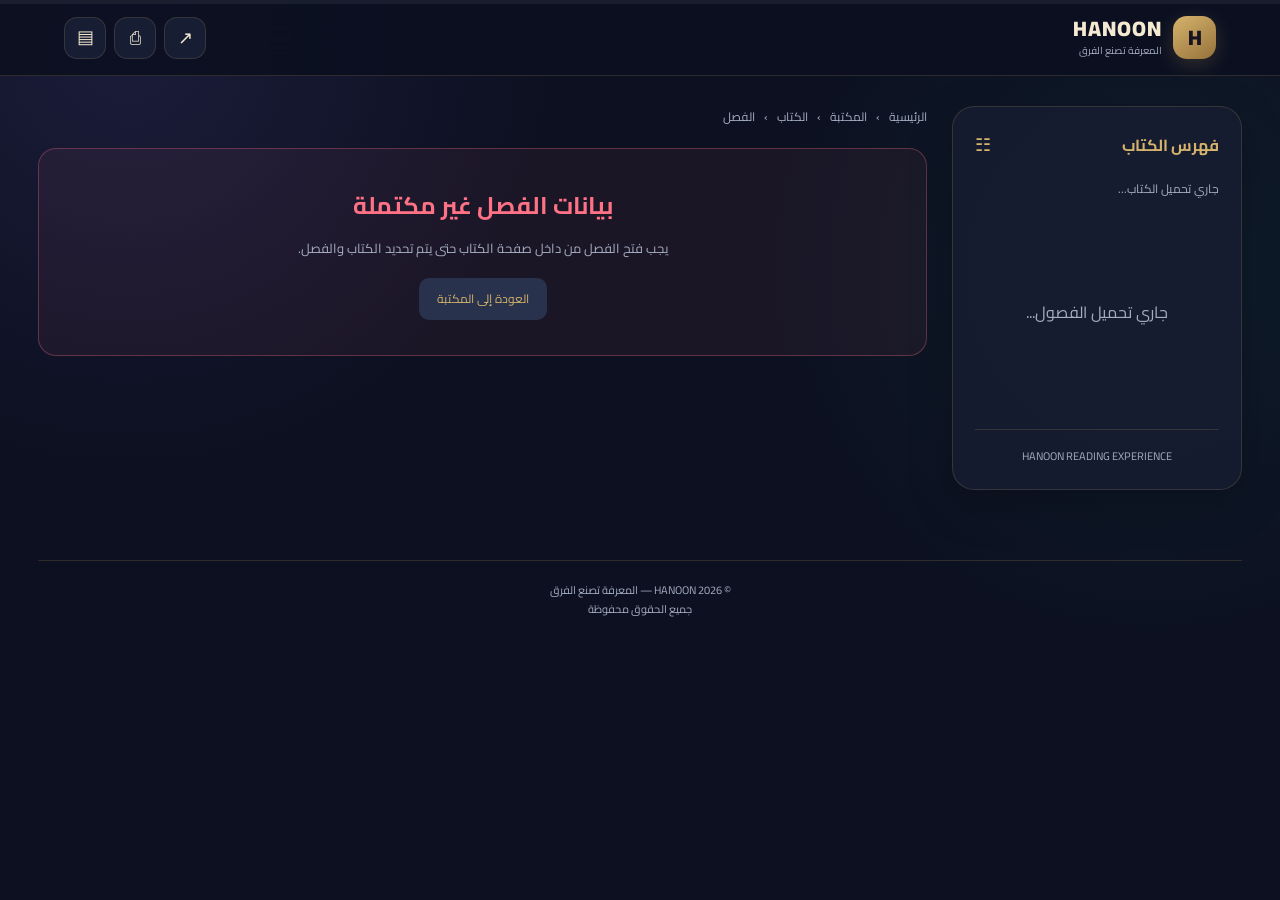
<file: pages/chapter.html>
<!DOCTYPE html>
<html lang="ar" dir="rtl">
<head>
  <meta charset="UTF-8">
  <meta name="viewport" content="width=device-width, initial-scale=1.0, maximum-scale=1.0, user-scalable=no">
  <meta name="theme-color" content="#0C1020">
  <meta name="description" content="اقرأ فصول الكتب والمعرفة على منصة هنون HANOON">

  <title>قراءة الفصل | HANOON</title>

  <link rel="preconnect" href="https://fonts.googleapis.com">
  <link rel="preconnect" href="https://fonts.gstatic.com" crossorigin>
  <link href="https://fonts.googleapis.com/css2?family=Cairo:wght@400;500;600;700;800;900&display=swap" rel="stylesheet">

  <style>
    :root {
      --bg: #0C1020;
      --surface: #171D32;
      --surface-2: #202943;
      --surface-3: #28324C;
      --gold: #D5B36C;
      --purple: #8C75F5;
      --teal: #35BDB0;
      --text: #F5EAD1;
      --muted: #A6AEC3;
      --border: rgba(213,179,108,.17);
      --reader-bg: #171D32;
      --reader-text: #E9E5DA;
      --danger: #FF7185;
      --shadow: 0 15px 45px rgba(0,0,0,.22);
    }

    * {
      box-sizing: border-box;
      margin: 0;
      padding: 0;
      -webkit-tap-highlight-color: transparent;
    }

    html {
      scroll-behavior: smooth;
      scrollbar-width: thin;
      scrollbar-color: var(--gold) var(--bg);
    }

    body {
      min-height: 100vh;
      background:
        radial-gradient(circle at 10% 5%, rgba(140,117,245,.12), transparent 30%),
        radial-gradient(circle at 90% 30%, rgba(53,189,176,.08), transparent 30%),
        var(--bg);
      color: var(--text);
      font-family: 'Cairo', sans-serif;
      overflow-x: hidden;
      line-height: 1.8;
    }

    button {
      font-family: inherit;
      cursor: pointer;
      border: none;
    }

    a {
      text-decoration: none;
      color: inherit;
    }

    button:focus-visible,
    a:focus-visible {
      outline: 2px solid var(--gold);
      outline-offset: 3px;
    }

    .reading-progress {
      position: fixed;
      top: 0;
      right: 0;
      width: 100%;
      height: 4px;
      z-index: 9999;
      background: rgba(255,255,255,.06);
    }

    .reading-progress-fill {
      height: 100%;
      width: 0%;
      background: linear-gradient(90deg, var(--purple), var(--gold), var(--teal));
      transition: width .15s linear;
    }

    .topbar {
      position: sticky;
      top: 0;
      z-index: 100;
      min-height: 76px;
      display: flex;
      align-items: center;
      justify-content: space-between;
      gap: 15px;
      padding: 12px 5%;
      background: rgba(12,16,32,.91);
      backdrop-filter: blur(18px);
      border-bottom: 1px solid var(--border);
    }

    .brand {
      display: flex;
      align-items: center;
      gap: 11px;
      min-width: 0;
    }

    .brand-mark {
      width: 43px;
      height: 43px;
      border-radius: 14px;
      display: grid;
      place-items: center;
      flex-shrink: 0;
      background: linear-gradient(145deg, var(--gold), #96723B);
      color: #171321;
      font-size: 21px;
      font-weight: 900;
      box-shadow: 0 5px 20px rgba(213,179,108,.2);
    }

    .brand-name {
      font-size: 21px;
      font-weight: 900;
      letter-spacing: 1px;
      line-height: 1.3;
    }

    .brand-sub {
      color: var(--muted);
      font-size: 10px;
    }

    .top-actions {
      display: flex;
      align-items: center;
      gap: 8px;
    }

    .icon-btn {
      width: 42px;
      height: 42px;
      display: grid;
      place-items: center;
      border: 1px solid var(--border);
      border-radius: 13px;
      background: var(--surface);
      color: var(--text);
      font-size: 18px;
      transition: .2s;
    }

    .icon-btn:hover {
      background: var(--surface-3);
      border-color: var(--gold);
      transform: translateY(-2px);
    }

    .page-layout {
      width: min(1450px, 94%);
      margin: 30px auto 70px;
      display: grid;
      grid-template-columns: 290px minmax(0, 1fr);
      gap: 25px;
      align-items: start;
    }

    .sidebar {
      position: sticky;
      top: 100px;
      background: rgba(23,29,50,.88);
      border: 1px solid var(--border);
      border-radius: 22px;
      padding: 22px;
      box-shadow: var(--shadow);
      max-height: calc(100vh - 125px);
      overflow-y: auto;
    }

    .sidebar-heading {
      display: flex;
      align-items: center;
      justify-content: space-between;
      gap: 10px;
      margin-bottom: 17px;
    }

    .sidebar-heading h3 {
      font-size: 16px;
      color: var(--gold);
    }

    .book-small {
      color: var(--muted);
      font-size: 12px;
      margin-bottom: 18px;
      line-height: 1.8;
    }

    .chapter-list {
      display: flex;
      flex-direction: column;
      gap: 8px;
    }

    .chapter-link {
      width: 100%;
      text-align: right;
      display: flex;
      align-items: center;
      gap: 10px;
      padding: 11px 12px;
      background: transparent;
      color: var(--muted);
      border: 1px solid transparent;
      border-radius: 12px;
      font-size: 12px;
      line-height: 1.7;
      transition: .2s;
    }

    .chapter-link:hover {
      background: var(--surface-2);
      color: var(--text);
    }

    .chapter-link.active {
      color: var(--gold);
      background: rgba(213,179,108,.09);
      border-color: var(--border);
    }

    .chapter-number {
      width: 27px;
      height: 27px;
      flex-shrink: 0;
      display: grid;
      place-items: center;
      border-radius: 8px;
      background: var(--surface-3);
      font-size: 11px;
      font-weight: 800;
    }

    .chapter-link.active .chapter-number {
      background: var(--gold);
      color: #171321;
    }

    .chapter-check {
      margin-right: auto;
      color: var(--teal);
      font-size: 14px;
    }

    .sidebar-footer {
      margin-top: 22px;
      padding-top: 17px;
      border-top: 1px solid var(--border);
      color: var(--muted);
      font-size: 11px;
      text-align: center;
    }

    .reader-main {
      min-width: 0;
    }

    .breadcrumb {
      display: flex;
      align-items: center;
      flex-wrap: wrap;
      gap: 9px;
      margin-bottom: 20px;
      color: var(--muted);
      font-size: 12px;
    }

    .breadcrumb a:hover {
      color: var(--gold);
    }

    .chapter-hero {
      position: relative;
      overflow: hidden;
      padding: 38px;
      border: 1px solid var(--border);
      border-radius: 25px;
      background:
        linear-gradient(115deg, rgba(12,16,32,.97), rgba(36,37,72,.86)),
        radial-gradient(circle at 85% 20%, var(--purple), transparent 40%);
      box-shadow: var(--shadow);
      margin-bottom: 22px;
    }

    .chapter-hero::before {
      content: "H";
      position: absolute;
      left: 25px;
      top: -80px;
      font-size: 280px;
      font-weight: 900;
      color: rgba(213,179,108,.055);
      line-height: 1;
      pointer-events: none;
    }

    .eyebrow {
      color: var(--gold);
      font-size: 12px;
      font-weight: 800;
      margin-bottom: 12px;
    }

    .chapter-hero h1 {
      position: relative;
      z-index: 1;
      font-size: clamp(26px, 4vw, 39px);
      line-height: 1.6;
      margin-bottom: 12px;
      font-weight: 900;
    }

    .chapter-description {
      position: relative;
      z-index: 1;
      color: #C0C5D5;
      font-size: 14px;
      max-width: 700px;
    }

    .hero-meta {
      display: flex;
      align-items: center;
      flex-wrap: wrap;
      gap: 18px;
      margin-top: 24px;
      color: var(--muted);
      font-size: 12px;
    }

    .hero-meta span {
      display: flex;
      align-items: center;
      gap: 7px;
    }

    .reader-toolbar {
      display: flex;
      align-items: center;
      justify-content: space-between;
      flex-wrap: wrap;
      gap: 12px;
      padding: 15px 18px;
      background: var(--surface);
      border: 1px solid var(--border);
      border-radius: 17px;
      margin-bottom: 20px;
    }

    .toolbar-group {
      display: flex;
      align-items: center;
      flex-wrap: wrap;
      gap: 7px;
    }

    .toolbar-label {
      color: var(--muted);
      font-size: 11px;
      margin-left: 5px;
    }

    .tool-btn {
      min-width: 37px;
      height: 36px;
      padding: 0 10px;
      display: grid;
      place-items: center;
      background: var(--surface-2);
      color: var(--text);
      border: 1px solid var(--border);
      border-radius: 10px;
      font-size: 13px;
      transition: .2s;
    }

    .tool-btn:hover {
      border-color: var(--gold);
      color: var(--gold);
    }

    .tool-btn.active {
      color: var(--gold);
      border-color: var(--gold);
    }

    .reader-card {
      background: var(--reader-bg);
      border: 1px solid var(--border);
      border-radius: 24px;
      padding: clamp(22px, 5vw, 55px);
      box-shadow: var(--shadow);
      transition: background .25s, color .25s;
    }

    .reader-content {
      color: var(--reader-text);
      font-size: 18px;
      line-height: 2.25;
      overflow-wrap: anywhere;
      transition: font-size .2s;
    }

    .reader-content .chapter-opening {
      padding: 24px;
      margin-bottom: 30px;
      background: rgba(213,179,108,.065);
      border-right: 4px solid var(--gold);
      border-radius: 13px;
    }

    .reader-content h2 {
      color: var(--gold);
      font-size: 23px;
      font-weight: 900;
      margin: 38px 0 16px;
      line-height: 1.7;
    }

    .reader-content .chapter-opening h2 {
      margin-top: 0;
    }

    .reader-content h3 {
      color: var(--teal);
      font-size: 18px;
      margin: 26px 0 10px;
      font-weight: 800;
    }

    .reader-content p {
      margin-bottom: 20px;
    }

    .reader-content ul,
    .reader-content ol {
      padding-right: 28px;
      margin: 10px 0 25px;
    }

    .reader-content li {
      margin-bottom: 9px;
      padding-right: 5px;
    }

    .reader-content li::marker {
      color: var(--gold);
    }

    .reader-content blockquote {
      padding: 22px 25px;
      margin: 30px 0;
      border-right: 4px solid var(--purple);
      border-radius: 12px;
      background: rgba(140,117,245,.09);
      color: var(--gold);
      font-size: 19px;
      font-weight: 700;
    }

    .reader-content strong {
      color: var(--gold);
    }

    .reader-content a {
      color: var(--teal);
      text-decoration: underline;
    }

    .reader-content img {
      max-width: 100%;
      height: auto;
      border-radius: 14px;
    }

    body.light-reading {
      --reader-bg: #F5F0E6;
      --reader-text: #33313B;
    }

    body.light-reading .reader-card {
      border-color: rgba(0,0,0,.09);
    }

    body.light-reading .reader-content .chapter-opening {
      background: rgba(213,179,108,.15);
    }

    body.light-reading .reader-content h2 {
      color: #98733A;
    }

    body.light-reading .reader-content h3 {
      color: #187F78;
    }

    body.light-reading .reader-content blockquote {
      background: rgba(140,117,245,.1);
      color: #7158C7;
    }

    body.light-reading .reader-content strong {
      color: #98733A;
    }

    .reader-end {
      text-align: center;
      padding: 28px 15px 10px;
      border-top: 1px solid var(--border);
      margin-top: 35px;
    }

    .reader-end p {
      color: var(--muted);
      font-size: 13px;
      margin-bottom: 15px;
    }

    .complete-btn {
      padding: 13px 23px;
      background: linear-gradient(135deg, var(--gold), #A98242);
      color: #171321;
      border-radius: 13px;
      font-size: 13px;
      font-weight: 900;
      transition: .2s;
    }

    .complete-btn:hover {
      transform: translateY(-2px);
      box-shadow: 0 7px 22px rgba(213,179,108,.2);
    }

    .complete-btn.completed {
      background: var(--teal);
      color: #071C1B;
    }

    .chapter-navigation {
      display: grid;
      grid-template-columns: 1fr 1fr;
      gap: 13px;
      margin-top: 20px;
    }

    .nav-chapter {
      display: flex;
      flex-direction: column;
      gap: 5px;
      text-align: right;
      padding: 17px;
      background: var(--surface);
      border: 1px solid var(--border);
      border-radius: 15px;
      color: var(--text);
      transition: .2s;
      min-width: 0;
    }

    .nav-chapter:hover {
      border-color: var(--gold);
      transform: translateY(-2px);
    }

    .nav-chapter.next {
      text-align: left;
      align-items: flex-start;
    }

    .nav-chapter:disabled {
      opacity: .4;
      cursor: not-allowed;
      transform: none;
    }

    .nav-label {
      color: var(--muted);
      font-size: 10px;
    }

    .nav-title {
      font-size: 13px;
      font-weight: 800;
      overflow-wrap: anywhere;
    }

    .author-card {
      display: flex;
      align-items: center;
      gap: 14px;
      margin-top: 22px;
      padding: 20px;
      background: var(--surface);
      border: 1px solid var(--border);
      border-radius: 18px;
    }

    .author-avatar {
      width: 53px;
      height: 53px;
      flex-shrink: 0;
      border-radius: 50%;
      object-fit: cover;
      border: 2px solid var(--gold);
      background: var(--surface-3);
    }

    .author-info strong {
      display: block;
      font-size: 14px;
    }

    .author-info span {
      color: var(--muted);
      font-size: 11px;
    }

    .toast {
      position: fixed;
      bottom: 25px;
      left: 50%;
      transform: translate(-50%, 20px);
      padding: 12px 20px;
      border: 1px solid var(--border);
      border-radius: 12px;
      background: var(--surface-3);
      color: var(--text);
      font-size: 12px;
      z-index: 500;
      opacity: 0;
      pointer-events: none;
      transition: .25s;
      box-shadow: var(--shadow);
      max-width: 90%;
      text-align: center;
    }

    .toast.show {
      opacity: 1;
      transform: translate(-50%, 0);
    }

    .error-box {
      padding: 35px 20px;
      text-align: center;
      border: 1px solid rgba(255,113,133,.3);
      background: rgba(255,113,133,.06);
      border-radius: 18px;
    }

    .error-box h2 {
      color: var(--danger);
      margin-bottom: 10px;
    }

    .error-box p {
      color: var(--muted);
      font-size: 13px;
      margin-bottom: 18px;
    }

    .back-link {
      display: inline-block;
      padding: 10px 18px;
      background: var(--surface-3);
      border-radius: 10px;
      color: var(--gold);
      font-size: 12px;
    }

    .loading {
      text-align: center;
      padding: 80px 20px;
      color: var(--muted);
    }

    .loading-ring {
      width: 42px;
      height: 42px;
      margin: 0 auto 18px;
      border: 3px solid rgba(213,179,108,.15);
      border-top-color: var(--gold);
      border-radius: 50%;
      animation: spin .8s linear infinite;
    }

    @keyframes spin {
      to { transform: rotate(360deg); }
    }

    .footer {
      width: min(1450px, 94%);
      margin: 0 auto 30px;
      padding: 20px;
      text-align: center;
      color: var(--muted);
      font-size: 11px;
      border-top: 1px solid var(--border);
    }

    @media (max-width: 950px) {
      .page-layout {
        grid-template-columns: 1fr;
      }

      .sidebar {
        position: relative;
        top: 0;
        max-height: none;
      }

      .chapter-list {
        display: grid;
        grid-template-columns: repeat(2, minmax(0,1fr));
      }
    }

    @media (max-width: 600px) {
      .topbar {
        min-height: 65px;
        padding: 10px 4%;
      }

      .brand-name {
        font-size: 18px;
      }

      .brand-sub {
        font-size: 9px;
      }

      .brand-mark {
        width: 38px;
        height: 38px;
      }

      .icon-btn {
        width: 37px;
        height: 37px;
        font-size: 15px;
      }

      .page-layout {
        width: 94%;
        margin-top: 17px;
        gap: 15px;
      }

      .chapter-hero {
        padding: 25px 20px;
        border-radius: 19px;
      }

      .chapter-hero::before {
        font-size: 180px;
      }

      .chapter-hero h1 {
        font-size: 25px;
      }

      .chapter-description {
        font-size: 12px;
      }

      .hero-meta {
        gap: 10px;
        font-size: 10px;
      }

      .reader-toolbar {
        padding: 12px;
      }

      .toolbar-label {
        display: none;
      }

      .reader-card {
        padding: 20px 16px;
        border-radius: 18px;
      }

      .reader-content {
        font-size: 16px;
        line-height: 2.1;
      }

      .reader-content h2 {
        font-size: 20px;
        margin-top: 30px;
      }

      .reader-content h3 {
        font-size: 16px;
      }

      .reader-content .chapter-opening {
        padding: 17px;
      }

      .chapter-list {
        grid-template-columns: 1fr;
      }

      .chapter-navigation {
        gap: 8px;
      }

      .nav-chapter {
        padding: 12px;
      }
    }

    @media print {
      body {
        background: white !important;
        color: black !important;
      }

      .topbar,
      .sidebar,
      .reader-toolbar,
      .chapter-navigation,
      .author-card,
      .footer,
      .reader-end,
      .breadcrumb,
      .reading-progress {
        display: none !important;
      }

      .page-layout {
        display: block;
        width: 100%;
        margin: 0;
      }

      .chapter-hero,
      .reader-card {
        background: white !important;
        color: black !important;
        box-shadow: none !important;
        border: none !important;
      }

      .reader-content {
        color: black !important;
      }

      .reader-content h2,
      .reader-content h3 {
        color: black !important;
      }
    }
  </style>
</head>

<body>

  <div class="reading-progress">
    <div class="reading-progress-fill" id="progressFill"></div>
  </div>

  <header class="topbar">

    <a href="../index.html" class="brand">
      <div class="brand-mark">H</div>

      <div>
        <div class="brand-name">HANOON</div>
        <div class="brand-sub">المعرفة تصنع الفرق</div>
      </div>
    </a>

    <div class="top-actions">

      <button class="icon-btn" id="shareBtn" title="مشاركة الفصل" aria-label="مشاركة الفصل">
        ↗
      </button>

      <button class="icon-btn" id="printBtn" title="طباعة الفصل" aria-label="طباعة الفصل">
        ⎙
      </button>

      <a href="library.html" class="icon-btn" title="المكتبة" aria-label="المكتبة">
        ▤
      </a>

    </div>

  </header>

  <main class="page-layout">

    <aside class="sidebar">

      <div class="sidebar-heading">
        <h3>فهرس الكتاب</h3>
        <span style="color:var(--gold);font-size:18px;">☷</span>
      </div>

      <div class="book-small" id="sidebarBookName">
        جاري تحميل الكتاب...
      </div>

      <div class="chapter-list" id="chapterList">
        <div class="loading">
          جاري تحميل الفصول...
        </div>
      </div>

      <div class="sidebar-footer">
        HANOON READING EXPERIENCE
      </div>

    </aside>

    <section class="reader-main">

      <nav class="breadcrumb">
        <a href="../index.html">الرئيسية</a>
        <span>›</span>
        <a href="library.html">المكتبة</a>
        <span>›</span>
        <span id="breadcrumbBook">الكتاب</span>
        <span>›</span>
        <span id="breadcrumbChapter">الفصل</span>
      </nav>

      <div id="pageContent">

        <div class="loading">
          <div class="loading-ring"></div>
          جاري تجهيز تجربة القراءة...
        </div>

      </div>

    </section>

  </main>

  <footer class="footer">
    © <span id="currentYear"></span> HANOON — المعرفة تصنع الفرق
    <br>
    جميع الحقوق محفوظة
  </footer>

  <div class="toast" id="toast"></div>

  <!-- ملفات البيانات ونظام تحميل الفصول -->
  <script src="../data/books.js"></script>
  <script src="../js/content-loader.js"></script>

  <script>
    /* =====================================================
       HANOON READER ENGINE
       نظام القراءة وتحميل الفصل المستقل
    ===================================================== */

    const params = new URLSearchParams(window.location.search);

    const bookId = params.get("book");
    const chapterId = params.get("chapter");

    const pageContent = document.getElementById("pageContent");
    const chapterList = document.getElementById("chapterList");
    const toast = document.getElementById("toast");

    let currentBook = null;
    let currentChapter = null;
    let allChapters = [];
    let currentFontSize = 18;
    let toastTimer = null;

    const STORAGE_PREFIX = "hanoon_reader_";

    /* ==========================================
       NOTIFICATIONS
    ========================================== */

    function showToast(message) {
      toast.textContent = message;
      toast.classList.add("show");

      clearTimeout(toastTimer);

      toastTimer = setTimeout(() => {
        toast.classList.remove("show");
      }, 2600);
    }

    /* ==========================================
       SECURITY
    ========================================== */

    function escapeHTML(value) {
      return String(value ?? "").replace(/[&<>"']/g, char => ({
        "&": "&amp;",
        "<": "&lt;",
        ">": "&gt;",
        '"': "&quot;",
        "'": "&#039;"
      })[char]);
    }

    /* ==========================================
       BOOK DATA
    ========================================== */

    function getBook() {
      if (!bookId || !window.HANOON_BOOKS_API) {
        return null;
      }

      return window.HANOON_BOOKS_API.getById(bookId);
    }

    function getChapterData() {
      if (!currentBook || !currentBook.chapters) {
        return null;
      }

      return currentBook.chapters.find(chapter =>
        String(chapter.id) === String(chapterId)
      ) || null;
    }

    /* ==========================================
       INDEPENDENT CHAPTER LOADER
    ========================================== */

    async function getContent() {
      const chapters = currentBook?.chapters || [];

      const chapterIndex = chapters.findIndex(
        chapter => String(chapter.id) === String(chapterId)
      );

      if (chapterIndex === -1) {
        return null;
      }

      return await window.HANOON_CONTENT_API.getChapter(
        bookId,
        chapterIndex + 1
      );
    }

    /* ==========================================
       LOCAL READING STORAGE
    ========================================== */

    function getStorageKey() {
      return STORAGE_PREFIX + bookId + "_" + chapterId;
    }

    function getCompletedKey() {
      return STORAGE_PREFIX + "completed_" + bookId;
    }

    function getCompletedChapters() {
      try {
        return JSON.parse(
          localStorage.getItem(getCompletedKey())
        ) || [];
      } catch {
        return [];
      }
    }

    function isCompleted(id) {
      return getCompletedChapters().includes(id);
    }

    function setCompleted(completed) {
      const list = getCompletedChapters();

      const updated = completed
        ? [...new Set([...list, chapterId])]
        : list.filter(id => id !== chapterId);

      localStorage.setItem(
        getCompletedKey(),
        JSON.stringify(updated)
      );

      updateCompleteButton();
      renderChapterList();

      showToast(
        completed
          ? "تم تسجيل الفصل كمكتمل"
          : "تم إلغاء إكمال الفصل"
      );
    }

    function updateCompleteButton() {
      const button = document.getElementById("completeBtn");

      if (!button) return;

      const completed = isCompleted(chapterId);

      button.classList.toggle("completed", completed);

      button.textContent = completed
        ? "✓ تم إكمال الفصل"
        : "تحديد الفصل كمكتمل";
    }

    /* ==========================================
       CHAPTER LIST
    ========================================== */

    function getChapterNumber(index) {
      return String(index + 1).padStart(2, "0");
    }

    function renderChapterList() {
      if (!currentBook || !Array.isArray(currentBook.chapters)) {
        chapterList.innerHTML = "";
        return;
      }

      chapterList.innerHTML = currentBook.chapters.map((chapter, index) => {

        const active = chapter.id === chapterId;
        const completed = isCompleted(chapter.id);

        const url =
          `chapter.html?book=${encodeURIComponent(bookId)}&chapter=${encodeURIComponent(chapter.id)}`;

        return `
          <a
            class="chapter-link ${active ? "active" : ""}"
            href="${url}"
            ${active ? 'aria-current="page"' : ""}
          >

            <span class="chapter-number">
              ${getChapterNumber(index)}
            </span>

            <span>${escapeHTML(chapter.title)}</span>

            ${completed ? '<span class="chapter-check">✓</span>' : ""}

          </a>
        `;

      }).join("");
    }

    /* ==========================================
       CHAPTER DESCRIPTION
    ========================================== */

    function getReadingDescription(chapter) {
      return chapter?.summary ||
        "اقرأ هذا الفصل واكتشف أفكاره وتطبيقاته العملية.";
    }

    /* ==========================================
       ERROR DISPLAY
    ========================================== */

    function renderError(title, message) {
      pageContent.innerHTML = `
        <div class="error-box">
          <h2>${escapeHTML(title)}</h2>
          <p>${escapeHTML(message)}</p>
          <a href="library.html" class="back-link">
            العودة إلى المكتبة
          </a>
        </div>
      `;
    }

    /* ==========================================
       MAIN READER
    ========================================== */

    async function renderPage() {

      currentBook = getBook();

      if (!currentBook) {
        renderError(
          "الكتاب غير موجود",
          "لم نتمكن من العثور على هذا الكتاب. ارجع إلى المكتبة واختر كتابًا."
        );
        return;
      }

      currentChapter = getChapterData();

      if (!currentChapter) {
        renderError(
          "الفصل غير موجود",
          "الفصل المطلوب غير موجود ضمن فصول هذا الكتاب."
        );
        return;
      }

      let content;

      try {
        content = await getContent();
      } catch (error) {
        console.error("HANOON reader:", error);

        renderError(
          "المحتوى غير متاح حاليًا",
          error.message || "تعذر تحميل ملف هذا الفصل."
        );

        return;
      }

      if (!content) {
        renderError(
          "ملف الفصل غير موجود",
          "لم يتم إنشاء ملف هذا الفصل بعد. سنضيف محتوى الكتب في المرحلة الأخيرة."
        );
        return;
      }

      allChapters = currentBook.chapters || [];

      const currentIndex = allChapters.findIndex(
        chapter => String(chapter.id) === String(chapterId)
      );

      const previous = currentIndex > 0
        ? allChapters[currentIndex - 1]
        : null;

      const next = currentIndex < allChapters.length - 1
        ? allChapters[currentIndex + 1]
        : null;

      const description =
        content.summary || getReadingDescription(currentChapter);

      const displayTitle =
        content.title || currentChapter.title;

      const authorName =
        currentBook.author?.name || "Yousef Elgorf";

      const authorImage =
        currentBook.author?.image || "../assets/avatars/yousef.jpg";

      document.title =
        displayTitle + " | " + currentBook.title + " | HANOON";

      document.getElementById("breadcrumbBook").textContent =
        currentBook.title;

      document.getElementById("breadcrumbChapter").textContent =
        displayTitle;

      document.getElementById("sidebarBookName").textContent =
        currentBook.title;

      pageContent.innerHTML = `

        <section class="chapter-hero">

          <div class="eyebrow">
            HANOON • تجربة القراءة
          </div>

          <h1>${escapeHTML(displayTitle)}</h1>

          <p class="chapter-description">
            ${escapeHTML(description)}
          </p>

          <div class="hero-meta">

            <span>▤ ${escapeHTML(currentBook.title)}</span>

            <span>◷ قراءة هادئة ومركزة</span>

            <span>✦ ${escapeHTML(authorName)}</span>

          </div>

        </section>

        <div class="reader-toolbar">

          <div class="toolbar-group">

            <span class="toolbar-label">حجم الخط</span>

            <button class="tool-btn" id="decreaseFont" title="تصغير الخط">
              A-
            </button>

            <button class="tool-btn" id="increaseFont" title="تكبير الخط">
              A+
            </button>

          </div>

          <div class="toolbar-group">

            <button class="tool-btn" id="themeBtn" title="تغيير وضع القراءة">
              ◐
            </button>

            <button class="tool-btn" id="savePositionBtn" title="حفظ موضع القراءة">
              ♡
            </button>

            <button class="tool-btn" id="restorePositionBtn" title="استعادة موضع القراءة">
              ↶
            </button>

          </div>

        </div>

        <article class="reader-card">

          <div class="reader-content" id="readerContent">
            ${content.content}
          </div>

          <div class="reader-end">

            <p>
              وصلت إلى نهاية محتوى الفصل. راجع ما تعلمته
              ثم حدد الفصل كمكتمل.
            </p>

            <button class="complete-btn" id="completeBtn">
              تحديد الفصل كمكتمل
            </button>

          </div>

        </article>

        <div class="chapter-navigation">

          <a
            class="nav-chapter"
            ${previous
              ? `href="chapter.html?book=${encodeURIComponent(bookId)}&chapter=${encodeURIComponent(previous.id)}"`
              : 'aria-disabled="true"'}
            ${!previous ? 'style="opacity:.4;pointer-events:none"' : ""}
          >

            <span class="nav-label">← الفصل السابق</span>

            <span class="nav-title">
              ${previous ? escapeHTML(previous.title) : "لا يوجد فصل سابق"}
            </span>

          </a>

          <a
            class="nav-chapter next"
            ${next
              ? `href="chapter.html?book=${encodeURIComponent(bookId)}&chapter=${encodeURIComponent(next.id)}"`
              : 'aria-disabled="true"'}
            ${!next ? 'style="opacity:.4;pointer-events:none"' : ""}
          >

            <span class="nav-label">الفصل التالي ←</span>

            <span class="nav-title">
              ${next ? escapeHTML(next.title) : "نهاية الكتاب"}
            </span>

          </a>

        </div>

        <div class="author-card">

          <img
            class="author-avatar"
            src="${escapeHTML(authorImage)}"
            alt="صورة الكاتب"
            onerror="this.style.display='none'"
          >

          <div class="author-info">
            <strong>${escapeHTML(authorName)}</strong>
            <span>كاتب ومؤسس منصة HANOON</span>
          </div>

        </div>

      `;

      renderChapterList();

      setupReaderControls();

      updateCompleteButton();

      restoreSavedFont();

      restoreTheme();

      restoreReadingPosition();
    }

    /* ==========================================
       FONT CONTROLS
    ========================================== */

    function setupReaderControls() {

      document.getElementById("increaseFont").addEventListener("click", () => {
        currentFontSize = Math.min(30, currentFontSize + 1);
        applyFontSize();
      });

      document.getElementById("decreaseFont").addEventListener("click", () => {
        currentFontSize = Math.max(13, currentFontSize - 1);
        applyFontSize();
      });

      document.getElementById("themeBtn").addEventListener("click", toggleTheme);

      document.getElementById("savePositionBtn").addEventListener("click", () => {
        saveReadingPosition();
        showToast("تم حفظ موضع القراءة");
      });

      document.getElementById("restorePositionBtn").addEventListener("click", () => {
        restoreReadingPosition(true);
      });

      document.getElementById("completeBtn").addEventListener("click", () => {
        setCompleted(!isCompleted(chapterId));
      });

    }

    function applyFontSize() {
      const content = document.getElementById("readerContent");

      if (!content) return;

      content.style.fontSize = currentFontSize + "px";

      localStorage.setItem(
        STORAGE_PREFIX + "font_size",
        currentFontSize
      );
    }

    function restoreSavedFont() {
      const saved = Number(
        localStorage.getItem(STORAGE_PREFIX + "font_size")
      );

      if (saved >= 13 && saved <= 30) {
        currentFontSize = saved;
      }

      applyFontSize();
    }

    /* ==========================================
       READING THEME
    ========================================== */

    function restoreTheme() {
      const saved = localStorage.getItem(
        STORAGE_PREFIX + "theme"
      );

      document.body.classList.toggle(
        "light-reading",
        saved === "light"
      );
    }

    function toggleTheme() {
      const light = document.body.classList.toggle("light-reading");

      localStorage.setItem(
        STORAGE_PREFIX + "theme",
        light ? "light" : "dark"
      );

      showToast(
        light
          ? "تم تفعيل وضع القراءة الفاتح"
          : "تم تفعيل وضع القراءة الداكن"
      );
    }

    /* ==========================================
       READING POSITION
    ========================================== */

    function saveReadingPosition() {
      const position = window.scrollY;

      localStorage.setItem(
        getStorageKey(),
        position
      );
    }

    function restoreReadingPosition(showMessage = false) {
      const saved = localStorage.getItem(getStorageKey());

      if (saved === null) return;

      const position = Number(saved);

      if (!Number.isFinite(position)) return;

      window.scrollTo({
        top: position,
        behavior: "smooth"
      });

      if (showMessage) {
        showToast("تم استعادة موضع القراءة");
      }
    }

    let savePositionTimer;

    window.addEventListener("scroll", () => {
      updateReadingProgress();

      clearTimeout(savePositionTimer);

      savePositionTimer = setTimeout(() => {
        saveReadingPosition();
      }, 350);
    }, { passive: true });

    window.addEventListener("beforeunload", saveReadingPosition);

    /* ==========================================
       READING PROGRESS
    ========================================== */

    function updateReadingProgress() {
      const documentHeight =
        document.documentElement.scrollHeight - window.innerHeight;

      const progress = documentHeight > 0
        ? (window.scrollY / documentHeight) * 100
        : 0;

      document.getElementById("progressFill").style.width =
        Math.min(100, Math.max(0, progress)) + "%";
    }

    /* ==========================================
       SHARE
    ========================================== */

    document.getElementById("shareBtn").addEventListener("click", async () => {

      const shareData = {
        title: document.title,
        text: currentChapter
          ? currentChapter.title + " — من منصة HANOON"
          : "منصة HANOON",
        url: window.location.href
      };

      try {
        if (navigator.share) {
          await navigator.share(shareData);
        } else if (navigator.clipboard?.writeText) {
          await navigator.clipboard.writeText(window.location.href);
          showToast("تم نسخ رابط الفصل");
        } else {
          showToast("المشاركة غير مدعومة في هذا المتصفح");
        }
      } catch (error) {
        if (error.name !== "AbortError") {
          showToast("تعذرت المشاركة");
        }
      }

    });

    /* ==========================================
       PRINT
    ========================================== */

    document.getElementById("printBtn").addEventListener("click", () => {
      window.print();
    });

    /* ==========================================
       INITIALIZATION
    ========================================== */

    document.getElementById("currentYear").textContent =
      new Date().getFullYear();

    if (!bookId || !chapterId) {

      renderError(
        "بيانات الفصل غير مكتملة",
        "يجب فتح الفصل من داخل صفحة الكتاب حتى يتم تحديد الكتاب والفصل."
      );

    } else if (!window.HANOON_BOOKS_API) {

      renderError(
        "تعذر تحميل بيانات الكتب",
        "تأكد من وجود الملف data/books.js ومن صحة مساره."
      );

    } else if (!window.HANOON_CONTENT_API) {

      renderError(
        "تعذر تحميل نظام الفصول",
        "تأكد من وجود الملف js/content-loader.js ومن صحة مساره."
      );

    } else {

      renderPage();

    }

  </script>

</body>
</html>
</file>
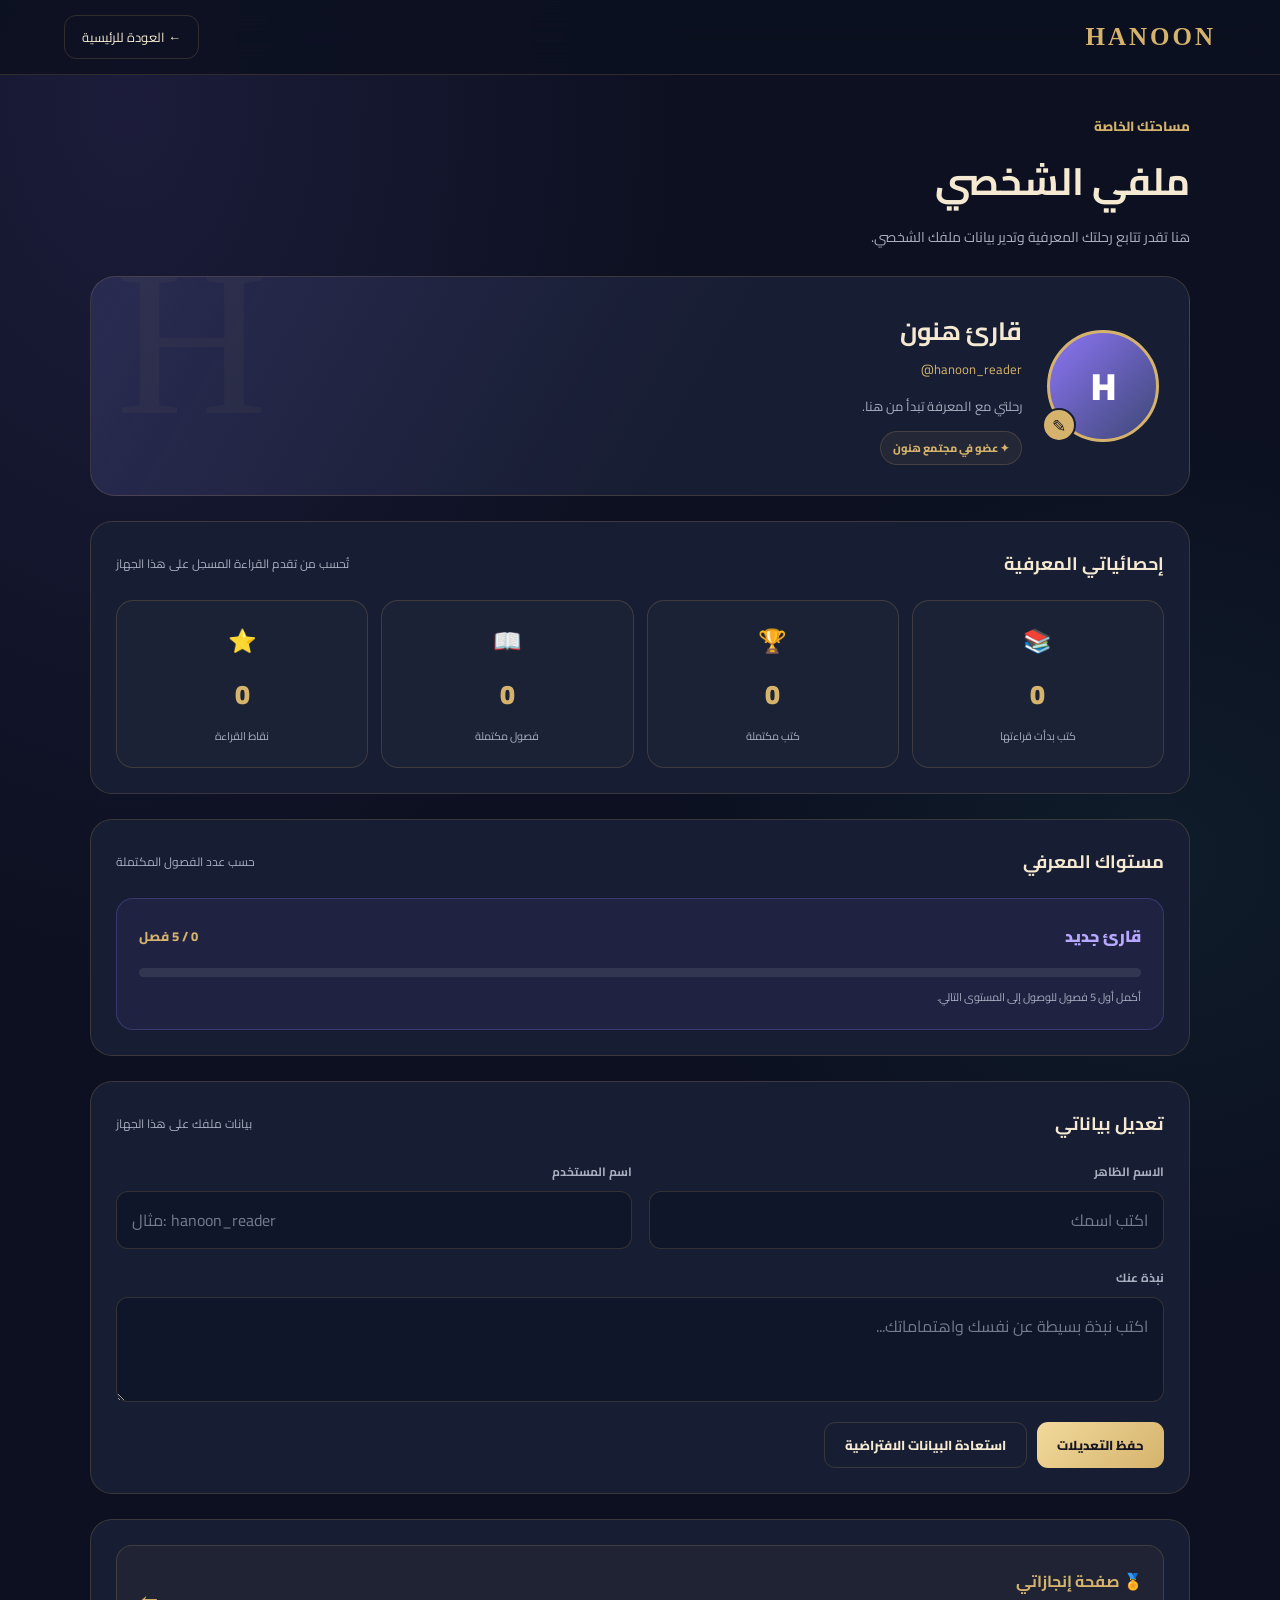
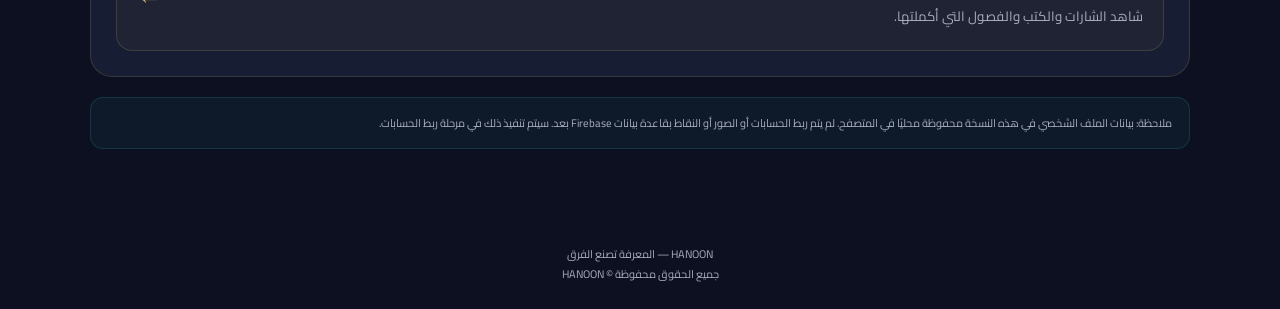
<file: pages/profile.html>
<!DOCTYPE html>
<html lang="ar" dir="rtl">
<head>
  <meta charset="UTF-8">
  <meta name="viewport" content="width=device-width, initial-scale=1.0">
  <meta name="theme-color" content="#0C1020">
  <title>ملفي الشخصي | HANOON</title>

  <link rel="preconnect" href="https://fonts.googleapis.com">
  <link href="https://fonts.googleapis.com/css2?family=Cairo:wght@400;500;600;700;800;900&display=swap" rel="stylesheet">

  <style>
    :root {
      --bg: #0C1020;
      --panel: #171D32;
      --panel2: #202943;
      --gold: #D5B36C;
      --purple: #8C75F5;
      --teal: #35BDB0;
      --text: #F5EAD1;
      --muted: #A9AEC1;
      --border: rgba(213,179,108,.18);
      --danger: #F07886;
    }

    * {
      box-sizing: border-box;
      margin: 0;
      padding: 0;
    }

    body {
      min-height: 100vh;
      color: var(--text);
      background:
        radial-gradient(ellipse at 10% 5%, rgba(140,117,245,.12), transparent 35%),
        radial-gradient(ellipse at 90% 45%, rgba(53,189,176,.07), transparent 30%),
        var(--bg);
      font-family: "Cairo", sans-serif;
    }

    button, input, textarea {
      font: inherit;
    }

    button {
      cursor: pointer;
    }

    a {
      color: inherit;
      text-decoration: none;
    }

    .topbar {
      min-height: 75px;
      padding: 12px 5%;
      display: flex;
      align-items: center;
      justify-content: space-between;
      gap: 15px;
      border-bottom: 1px solid var(--border);
      background: rgba(12,16,32,.88);
      backdrop-filter: blur(18px);
    }

    .brand {
      color: var(--gold);
      font-family: Georgia, serif;
      font-size: 25px;
      font-weight: 900;
      letter-spacing: 3px;
    }

    .back-link {
      padding: 9px 17px;
      border: 1px solid var(--border);
      border-radius: 12px;
      color: var(--text);
      font-size: 13px;
    }

    .back-link:hover {
      border-color: var(--gold);
      color: var(--gold);
    }

    .container {
      width: min(1100px, 92%);
      margin: 35px auto 70px;
    }

    .page-heading {
      margin-bottom: 25px;
    }

    .page-heading small {
      color: var(--gold);
      font-weight: 800;
    }

    .page-heading h1 {
      margin-top: 5px;
      font-size: clamp(25px, 5vw, 38px);
    }

    .page-heading p {
      margin-top: 7px;
      color: var(--muted);
      font-size: 14px;
      line-height: 1.9;
    }

    .profile-hero {
      position: relative;
      overflow: hidden;
      padding: 30px;
      display: flex;
      align-items: center;
      gap: 25px;
      background:
        linear-gradient(120deg, rgba(140,117,245,.16), transparent 55%),
        var(--panel);
      border: 1px solid var(--border);
      border-radius: 25px;
    }

    .profile-hero::after {
      content: "H";
      position: absolute;
      left: 25px;
      top: -55px;
      font-family: Georgia, serif;
      font-size: 210px;
      color: rgba(213,179,108,.045);
      pointer-events: none;
    }

    .avatar-wrap {
      position: relative;
      flex-shrink: 0;
    }

    .avatar {
      width: 112px;
      height: 112px;
      display: grid;
      place-items: center;
      overflow: hidden;
      border: 3px solid var(--gold);
      border-radius: 50%;
      background: linear-gradient(135deg, var(--purple), #3D4775);
      color: white;
      font-size: 38px;
      font-weight: 900;
    }

    .avatar img {
      width: 100%;
      height: 100%;
      object-fit: cover;
    }

    .avatar-edit {
      position: absolute;
      bottom: 0;
      left: -5px;
      width: 34px;
      height: 34px;
      display: grid;
      place-items: center;
      border: 2px solid var(--panel);
      border-radius: 50%;
      background: var(--gold);
      color: #151523;
      font-size: 17px;
    }

    .profile-info {
      min-width: 0;
      flex: 1;
      position: relative;
      z-index: 1;
    }

    .profile-info h2 {
      font-size: 25px;
      overflow-wrap: anywhere;
    }

    .profile-info .username {
      margin-top: 3px;
      color: var(--gold);
      font-size: 13px;
      direction: ltr;
      text-align: right;
    }

    .profile-info .bio {
      margin-top: 12px;
      color: var(--muted);
      font-size: 13px;
      line-height: 2;
    }

    .profile-badge {
      display: inline-flex;
      align-items: center;
      gap: 7px;
      margin-top: 12px;
      padding: 6px 12px;
      border: 1px solid var(--border);
      border-radius: 30px;
      color: var(--gold);
      background: rgba(213,179,108,.07);
      font-size: 11px;
      font-weight: 800;
    }

    .section {
      margin-top: 25px;
      padding: 25px;
      background: var(--panel);
      border: 1px solid var(--border);
      border-radius: 22px;
    }

    .section-title {
      display: flex;
      align-items: center;
      justify-content: space-between;
      gap: 12px;
      margin-bottom: 20px;
    }

    .section-title h3 {
      font-size: 18px;
    }

    .section-title span {
      color: var(--muted);
      font-size: 12px;
    }

    .stats-grid {
      display: grid;
      grid-template-columns: repeat(4, 1fr);
      gap: 13px;
    }

    .stat-card {
      min-height: 125px;
      padding: 18px 12px;
      text-align: center;
      border: 1px solid var(--border);
      border-radius: 17px;
      background: rgba(255,255,255,.025);
    }

    .stat-icon {
      font-size: 23px;
    }

    .stat-number {
      display: block;
      margin-top: 7px;
      color: var(--gold);
      font-size: 27px;
      font-weight: 900;
    }

    .stat-label {
      color: var(--muted);
      font-size: 11px;
    }

    .level-card {
      padding: 22px;
      border: 1px solid rgba(140,117,245,.25);
      border-radius: 17px;
      background: rgba(140,117,245,.07);
    }

    .level-top {
      display: flex;
      align-items: center;
      justify-content: space-between;
      gap: 12px;
    }

    .level-name {
      font-weight: 900;
      color: #B7A8FF;
    }

    .points {
      color: var(--gold);
      font-size: 13px;
      font-weight: 800;
    }

    .progress-track {
      height: 9px;
      margin-top: 17px;
      overflow: hidden;
      border-radius: 20px;
      background: rgba(255,255,255,.09);
    }

    .progress-fill {
      width: 0;
      height: 100%;
      border-radius: inherit;
      background: linear-gradient(90deg, var(--purple), var(--gold));
      transition: width .5s ease;
    }

    .level-note {
      margin-top: 10px;
      color: var(--muted);
      font-size: 11px;
    }

    .form-grid {
      display: grid;
      grid-template-columns: repeat(2, 1fr);
      gap: 17px;
    }

    .field {
      display: flex;
      flex-direction: column;
      gap: 8px;
    }

    .field.full {
      grid-column: 1 / -1;
    }

    .field label {
      color: var(--muted);
      font-size: 12px;
      font-weight: 700;
    }

    .field input,
    .field textarea {
      width: 100%;
      padding: 13px 15px;
      color: var(--text);
      background: #101629;
      border: 1px solid var(--border);
      border-radius: 12px;
      outline: none;
      transition: border .2s;
    }

    .field input:focus,
    .field textarea:focus {
      border-color: var(--gold);
    }

    .field textarea {
      min-height: 105px;
      resize: vertical;
      line-height: 1.9;
    }

    .field input::placeholder,
    .field textarea::placeholder {
      color: #737B91;
    }

    .form-actions {
      display: flex;
      flex-wrap: wrap;
      gap: 10px;
      margin-top: 20px;
    }

    .btn {
      min-height: 44px;
      padding: 10px 20px;
      border: 0;
      border-radius: 11px;
      font-weight: 800;
      font-size: 13px;
    }

    .btn-gold {
      color: #151523;
      background: linear-gradient(135deg, #F1D99C, var(--gold));
    }

    .btn-outline {
      color: var(--text);
      background: transparent;
      border: 1px solid var(--border);
    }

    .btn-danger {
      color: var(--danger);
      background: rgba(240,120,134,.08);
      border: 1px solid rgba(240,120,134,.25);
    }

    .achievements-link {
      display: flex;
      align-items: center;
      justify-content: space-between;
      gap: 15px;
      padding: 20px;
      border: 1px solid var(--border);
      border-radius: 16px;
      background: rgba(213,179,108,.045);
    }

    .achievements-link strong {
      display: block;
      color: var(--gold);
      margin-bottom: 4px;
    }

    .achievements-link small {
      color: var(--muted);
      line-height: 1.8;
    }

    .achievements-link .arrow {
      color: var(--gold);
      font-size: 25px;
    }

    .notice {
      margin-top: 20px;
      padding: 14px 17px;
      color: var(--muted);
      background: rgba(53,189,176,.06);
      border: 1px solid rgba(53,189,176,.18);
      border-radius: 13px;
      font-size: 11px;
      line-height: 2;
    }

    .toast {
      position: fixed;
      bottom: 25px;
      right: 50%;
      z-index: 20;
      transform: translate(50%, 20px);
      opacity: 0;
      pointer-events: none;
      padding: 12px 20px;
      border-radius: 12px;
      background: #202943;
      border: 1px solid var(--gold);
      color: var(--text);
      transition: .25s;
      font-size: 13px;
    }

    .toast.show {
      opacity: 1;
      transform: translate(50%, 0);
    }

    footer {
      padding: 25px 10px;
      color: var(--muted);
      text-align: center;
      font-size: 11px;
    }

    @media (max-width: 700px) {
      .container {
        margin-top: 22px;
      }

      .profile-hero {
        padding: 22px 17px;
        flex-direction: column;
        text-align: center;
      }

      .profile-info .username {
        text-align: center;
      }

      .avatar {
        width: 100px;
        height: 100px;
      }

      .stats-grid {
        grid-template-columns: repeat(2, 1fr);
      }

      .section {
        padding: 19px 15px;
      }

      .form-grid {
        grid-template-columns: 1fr;
      }

      .field.full {
        grid-column: auto;
      }
    }
  </style>
</head>

<body>

  <header class="topbar">
    <a href="../index.html" class="brand">HANOON</a>
    <a href="../index.html" class="back-link">← العودة للرئيسية</a>
  </header>

  <main class="container">

    <div class="page-heading">
      <small>مساحتك الخاصة</small>
      <h1>ملفي الشخصي</h1>
      <p>هنا تقدر تتابع رحلتك المعرفية وتدير بيانات ملفك الشخصي.</p>
    </div>

    <section class="profile-hero">

      <div class="avatar-wrap">
        <div class="avatar" id="avatar">H</div>
        <label class="avatar-edit" for="avatarInput" title="تغيير الصورة">✎</label>
        <input id="avatarInput" type="file" accept="image/*" hidden>
      </div>

      <div class="profile-info">
        <h2 id="displayName">قارئ هنون</h2>
        <div class="username" id="displayUsername">@hanoon_reader</div>
        <p class="bio" id="displayBio">رحلتي مع المعرفة تبدأ من هنا.</p>
        <div class="profile-badge">✦ عضو في مجتمع هنون</div>
      </div>

    </section>

    <section class="section">
      <div class="section-title">
        <h3>إحصائياتي المعرفية</h3>
        <span>تُحسب من تقدم القراءة المسجل على هذا الجهاز</span>
      </div>

      <div class="stats-grid">

        <div class="stat-card">
          <div class="stat-icon">📚</div>
          <strong class="stat-number" id="booksStarted">0</strong>
          <span class="stat-label">كتب بدأت قراءتها</span>
        </div>

        <div class="stat-card">
          <div class="stat-icon">🏆</div>
          <strong class="stat-number" id="booksCompleted">0</strong>
          <span class="stat-label">كتب مكتملة</span>
        </div>

        <div class="stat-card">
          <div class="stat-icon">📖</div>
          <strong class="stat-number" id="chaptersCompleted">0</strong>
          <span class="stat-label">فصول مكتملة</span>
        </div>

        <div class="stat-card">
          <div class="stat-icon">⭐</div>
          <strong class="stat-number" id="totalPoints">0</strong>
          <span class="stat-label">نقاط القراءة</span>
        </div>

      </div>
    </section>

    <section class="section">
      <div class="section-title">
        <h3>مستواك المعرفي</h3>
        <span>حسب عدد الفصول المكتملة</span>
      </div>

      <div class="level-card">
        <div class="level-top">
          <span class="level-name" id="levelName">قارئ جديد</span>
          <span class="points" id="levelProgress">0 / 5 فصل</span>
        </div>

        <div class="progress-track">
          <div class="progress-fill" id="levelBar"></div>
        </div>

        <p class="level-note" id="levelNote">أكمل أول 5 فصول للوصول إلى المستوى التالي.</p>
      </div>
    </section>

    <section class="section">
      <div class="section-title">
        <h3>تعديل بياناتي</h3>
        <span>بيانات ملفك على هذا الجهاز</span>
      </div>

      <form id="profileForm">

        <div class="form-grid">

          <div class="field">
            <label for="nameInput">الاسم الظاهر</label>
            <input id="nameInput" type="text" maxlength="45"
              placeholder="اكتب اسمك">
          </div>

          <div class="field">
            <label for="usernameInput">اسم المستخدم</label>
            <input id="usernameInput" type="text" maxlength="25"
              placeholder="مثال: hanoon_reader"
              dir="ltr">
          </div>

          <div class="field full">
            <label for="bioInput">نبذة عنك</label>
            <textarea id="bioInput" maxlength="250"
              placeholder="اكتب نبذة بسيطة عن نفسك واهتماماتك..."></textarea>
          </div>

        </div>

        <div class="form-actions">
          <button class="btn btn-gold" type="submit">حفظ التعديلات</button>
          <button class="btn btn-outline" type="button" id="resetButton">استعادة البيانات الافتراضية</button>
        </div>

      </form>
    </section>

    <section class="section">
      <a class="achievements-link" href="achievements.html">
        <div>
          <strong>🏅 صفحة إنجازاتي</strong>
          <small>شاهد الشارات والكتب والفصول التي أكملتها.</small>
        </div>
        <span class="arrow">←</span>
      </a>
    </section>

    <div class="notice">
      ملاحظة: بيانات الملف الشخصي في هذه النسخة محفوظة محليًا في المتصفح.
      لم يتم ربط الحسابات أو الصور أو النقاط بقاعدة بيانات Firebase بعد.
      سيتم تنفيذ ذلك في مرحلة ربط الحسابات.
    </div>

  </main>

  <footer>
    HANOON — المعرفة تصنع الفرق
    <br>
    جميع الحقوق محفوظة © HANOON
  </footer>

  <div class="toast" id="toast" role="status"></div>

  <script src="../data/books.js"></script>

  <script>
    (function () {
      "use strict";

      const PROFILE_KEY = "hanoon_user_profile";

      const defaults = {
        name: "قارئ هنون",
        username: "hanoon_reader",
        bio: "رحلتي مع المعرفة تبدأ من هنا.",
        avatar: ""
      };

      const $ = id => document.getElementById(id);

      function getProfile() {
        try {
          const saved = JSON.parse(localStorage.getItem(PROFILE_KEY) || "{}");
          return { ...defaults, ...saved };
        } catch {
          return { ...defaults };
        }
      }

      let profile = getProfile();

      function showToast(message) {
        const toast = $("toast");
        toast.textContent = message;
        toast.classList.add("show");

        setTimeout(() => {
          toast.classList.remove("show");
        }, 2500);
      }

      function saveProfile() {
        try {
          localStorage.setItem(PROFILE_KEY, JSON.stringify(profile));
          return true;
        } catch (error) {
          showToast("تعذر الحفظ. قد تكون مساحة التخزين ممتلئة.");
          return false;
        }
      }

      function renderProfile() {
        $("displayName").textContent = profile.name || defaults.name;
        $("displayUsername").textContent = "@" + (profile.username || defaults.username);
        $("displayBio").textContent = profile.bio || defaults.bio;

        $("nameInput").value = profile.name;
        $("usernameInput").value = profile.username;
        $("bioInput").value = profile.bio;

        const avatar = $("avatar");
        avatar.replaceChildren();

        if (profile.avatar) {
          const image = document.createElement("img");
          image.src = profile.avatar;
          image.alt = "الصورة الشخصية";
          avatar.appendChild(image);
        } else {
          avatar.textContent = (profile.name || "H").trim().charAt(0) || "H";
        }
      }

      function getReadingStats() {
        const books = window.HANOON_BOOKS_API?.getAll?.() || [];
        let started = 0;
        let completed = 0;
        let chapters = 0;

        books.forEach(book => {
          const bookId = book.id;
          const totalChapters = book.chapters?.length || 0;

          if (!bookId || !totalChapters) return;

          const key = "hanoon_reader_completed_" + bookId;

          let completedIds = [];

          try {
            completedIds = JSON.parse(localStorage.getItem(key) || "[]");
          } catch {
            completedIds = [];
          }

          if (!Array.isArray(completedIds)) completedIds = [];

          const count = completedIds.length;
          chapters += count;

          if (count > 0) started++;

          if (count >= totalChapters) completed++;
        });

        return { started, completed, chapters };
      }

      function renderStats() {
        const stats = getReadingStats();

        $("booksStarted").textContent = stats.started;
        $("booksCompleted").textContent = stats.completed;
        $("chaptersCompleted").textContent = stats.chapters;

        // النقاط المعروضة تقديرية: نقطة لكل فصل مكتمل.
        $("totalPoints").textContent = stats.chapters;

        const levels = [
          { name: "قارئ جديد", min: 0, next: 5 },
          { name: "قارئ نشيط", min: 5, next: 15 },
          { name: "قارئ متميز", min: 15, next: 30 },
          { name: "باحث المعرفة", min: 30, next: 50 },
          { name: "مبدع هنون", min: 50, next: 100 },
          { name: "سفير المعرفة", min: 100, next: 100 }
        ];

        const current = levels.findLast
          ? [...levels].reverse().find(level => stats.chapters >= level.min)
          : [...levels].reverse().find(level => stats.chapters >= level.min);

        const level = current || levels[0];
        const progress = level.next === level.min
          ? 100
          : Math.min(100, ((stats.chapters - level.min) / (level.next - level.min)) * 100);

        $("levelName").textContent = level.name;

        if (level.min === 100) {
          $("levelProgress").textContent = "تم الوصول لأعلى مستوى";
          $("levelNote").textContent = "أنت وصلت إلى مستوى سفير المعرفة.";
        } else {
          $("levelProgress").textContent = stats.chapters + " / " + level.next + " فصل";
          $("levelNote").textContent =
            "أكمل " + Math.max(0, level.next - stats.chapters) +
            " فصول للوصول إلى المستوى التالي.";
        }

        $("levelBar").style.width = progress + "%";
      }

      $("profileForm").addEventListener("submit", function (event) {
        event.preventDefault();

        const name = $("nameInput").value.trim();
        const username = $("usernameInput").value.trim()
          .replace(/^@/, "")
          .replace(/\s+/g, "_");
        const bio = $("bioInput").value.trim();

        if (!name) {
          showToast("اكتب اسمك أولًا.");
          return;
        }

        if (!/^[a-zA-Z0-9_.-]{3,25}$/.test(username)) {
          showToast("اسم المستخدم يجب أن يكون 3 أحرف على الأقل، وبالإنجليزية.");
          return;
        }

        profile.name = name;
        profile.username = username;
        profile.bio = bio || defaults.bio;

        if (saveProfile()) {
          renderProfile();
          showToast("تم حفظ بيانات الملف الشخصي.");
        }
      });

      $("avatarInput").addEventListener("change", function (event) {
        const file = event.target.files?.[0];

        if (!file) return;

        if (!file.type.startsWith("image/")) {
          showToast("اختر ملف صورة صحيحًا.");
          return;
        }

        if (file.size > 2 * 1024 * 1024) {
          showToast("حجم الصورة يجب ألا يتجاوز 2 ميجابايت.");
          event.target.value = "";
          return;
        }

        const reader = new FileReader();

        reader.onload = function () {
          profile.avatar = reader.result;

          if (saveProfile()) {
            renderProfile();
            showToast("تم تحديث الصورة الشخصية.");
          }
        };

        reader.onerror = function () {
          showToast("تعذر قراءة الصورة.");
        };

        reader.readAsDataURL(file);
      });

      $("resetButton").addEventListener("click", function () {
        if (!confirm("هل تريد استعادة بيانات الملف الافتراضية؟")) return;

        profile = { ...defaults };

        if (saveProfile()) {
          renderProfile();
          showToast("تمت استعادة البيانات الافتراضية.");
        }
      });

      renderProfile();
      renderStats();

    })();
    <script src="../js/global-back.js"></script>
  </script>

</body>
</html>
</file>
<file: css/theme.css>
/* =========================================
   HANOON — DESIGN SYSTEM
   Version 1.0
   Arabic RTL | Luxury Modern Identity
========================================= */

/* الخطوط */
@import url('https://fonts.googleapis.com/css2?family=Cairo:wght@400;500;600;700;800;900&display=swap');

:root {

  /* الهوية الأساسية */
  --brand-name: "HANOON";

  --gold: #D5B36C;
  --gold-light: #F1D99C;
  --gold-dark: #A77B35;

  --purple: #8C75F5;
  --purple-light: #B5A6FF;

  --teal: #35BDB0;
  --teal-light: #75DED2;

  /* الخلفيات */
  --bg-primary: #0C1020;
  --bg-secondary: #11182B;
  --bg-tertiary: #171D32;
  --bg-elevated: #1D2640;
  --bg-card: rgba(27, 35, 58, 0.88);

  /* النصوص */
  --text-primary: #F5EAD1;
  --text-secondary: #B8B5C5;
  --text-muted: #85869B;
  --text-gold: #E7C77F;

  /* الحدود */
  --border-color: rgba(213, 179, 108, 0.18);
  --border-light: rgba(255, 255, 255, 0.09);

  /* الحالات */
  --success: #42D6A4;
  --warning: #F3B95F;
  --danger: #F16C7D;
  --info: #65A8F5;

  /* الخطوط */
  --font-ar: "Cairo", sans-serif;
  --font-en: "Inter", sans-serif;

  /* الأحجام */
  --text-xs: 0.75rem;
  --text-sm: 0.875rem;
  --text-md: 1rem;
  --text-lg: 1.125rem;
  --text-xl: 1.375rem;
  --text-2xl: 1.75rem;
  --text-3xl: 2.25rem;
  --text-4xl: 3rem;

  /* المسافات */
  --space-1: 4px;
  --space-2: 8px;
  --space-3: 12px;
  --space-4: 16px;
  --space-5: 24px;
  --space-6: 32px;
  --space-7: 48px;
  --space-8: 64px;
  --space-9: 80px;

  /* الزوايا */
  --radius-sm: 8px;
  --radius-md: 14px;
  --radius-lg: 20px;
  --radius-xl: 28px;
  --radius-2xl: 36px;
  --radius-full: 999px;

  /* الظلال */
  --shadow-soft: 0 8px 25px rgba(0, 0, 0, 0.2);
  --shadow-card: 0 15px 45px rgba(0, 0, 0, 0.25);
  --shadow-gold: 0 8px 30px rgba(213, 179, 108, 0.16);
  --shadow-glow: 0 0 40px rgba(213, 179, 108, 0.12);

  /* الحركة */
  --transition-fast: 0.2s ease;
  --transition-normal: 0.35s ease;
  --transition-slow: 0.6s ease;

  /* العرض */
  --container-width: 1440px;
  --header-height: 88px;

  color-scheme: dark;
}

/* =========================================
   الوضع النهاري
========================================= */

[data-theme="light"] {

  --bg-primary: #F7F5EF;
  --bg-secondary: #F0EDE5;
  --bg-tertiary: #FFFFFF;
  --bg-elevated: #FFFFFF;
  --bg-card: rgba(255, 255, 255, 0.94);

  --text-primary: #20243A;
  --text-secondary: #5D6070;
  --text-muted: #898B98;
  --text-gold: #98702D;

  --border-color: rgba(150, 112, 45, 0.22);
  --border-light: rgba(20, 25, 45, 0.10);

  --shadow-soft: 0 8px 25px rgba(25, 25, 40, 0.06);
  --shadow-card: 0 15px 45px rgba(25, 25, 40, 0.09);

  color-scheme: light;
}

/* =========================================
   إعدادات عامة
========================================= */

* {
  box-sizing: border-box;
  margin: 0;
  padding: 0;
}

html {
  scroll-behavior: smooth;
  scroll-padding-top: calc(var(--header-height) + 20px);
}

body {
  background: var(--bg-primary);
  color: var(--text-primary);
  font-family: var(--font-ar);
  font-size: var(--text-md);
  line-height: 1.8;
  direction: rtl;
  transition:
    background var(--transition-normal),
    color var(--transition-normal);
}

button,
input,
textarea,
select {
  font: inherit;
}

button,
a {
  -webkit-tap-highlight-color: transparent;
}

button {
  cursor: pointer;
}

a {
  color: inherit;
  text-decoration: none;
}

img {
  display: block;
  max-width: 100%;
}

ul,
ol {
  list-style: none;
}

svg {
  display: block;
}

/* =========================================
   الحاويات
========================================= */

.container {
  width: min(100% - 40px, var(--container-width));
  margin-inline: auto;
}

.section-padding {
  padding-block: var(--space-8);
}

/* =========================================
   النصوص
========================================= */

h1,
h2,
h3,
h4,
h5,
h6 {
  font-weight: 800;
  line-height: 1.45;
  color: var(--text-primary);
}

h1 {
  font-size: clamp(2.1rem, 5vw, 4.2rem);
}

h2 {
  font-size: clamp(1.7rem, 3vw, 2.7rem);
}

h3 {
  font-size: clamp(1.2rem, 2vw, 1.6rem);
}

p {
  color: var(--text-secondary);
}

.eyebrow {
  display: inline-flex;
  align-items: center;
  gap: 10px;
  color: var(--gold);
  font-size: var(--text-sm);
  font-weight: 800;
  letter-spacing: 0.5px;
}

.eyebrow::before {
  content: "";
  width: 24px;
  height: 2px;
  background: var(--gold);
  border-radius: var(--radius-full);
}

/* =========================================
   ألوان الهوية
========================================= */

.gold-text {
  color: var(--gold);
}

.purple-text {
  color: var(--purple);
}

.teal-text {
  color: var(--teal);
}

/* =========================================
   الخلفيات
========================================= */

.bg-primary {
  background: var(--bg-primary);
}

.bg-secondary {
  background: var(--bg-secondary);
}

.bg-surface {
  background: var(--bg-tertiary);
}

.gradient-gold {
  background: linear-gradient(
    135deg,
    #F1D99C 0%,
    #D5B36C 45%,
    #A77B35 100%
  );
}

.gradient-brand {
  background: linear-gradient(
    135deg,
    #8C75F5 0%,
    #35BDB0 100%
  );
}

/* =========================================
   التأثير الزجاجي
========================================= */

.glass {
  background: rgba(255, 255, 255, 0.045);
  backdrop-filter: blur(18px);
  -webkit-backdrop-filter: blur(18px);
  border: 1px solid var(--border-light);
}

[data-theme="light"] .glass {
  background: rgba(255, 255, 255, 0.72);
}

/* =========================================
   الحدود والظلال
========================================= */

.border-gold {
  border: 1px solid var(--border-color);
}

.shadow-soft {
  box-shadow: var(--shadow-soft);
}

.shadow-card {
  box-shadow: var(--shadow-card);
}

.shadow-gold {
  box-shadow: var(--shadow-gold);
}

/* =========================================
   الحركة
========================================= */

.transition {
  transition: all var(--transition-normal);
}

.hover-lift {
  transition: transform var(--transition-normal);
}

.hover-lift:hover {
  transform: translateY(-6px);
}

/* =========================================
   شريط التمرير
========================================= */

::-webkit-scrollbar {
  width: 9px;
}

::-webkit-scrollbar-track {
  background: var(--bg-secondary);
}

::-webkit-scrollbar-thumb {
  background: linear-gradient(
    180deg,
    var(--gold),
    var(--gold-dark)
  );
  border-radius: var(--radius-full);
}

::-webkit-scrollbar-thumb:hover {
  background: var(--gold-light);
}

/* =========================================
   تحديد النص
========================================= */

::selection {
  background: var(--gold);
  color: #0C1020;
}

/* =========================================
   التركيز وإمكانية الوصول
========================================= */

:focus-visible {
  outline: 2px solid var(--gold);
  outline-offset: 4px;
}

[hidden] {
  display: none !important;
}

/* =========================================
   تقليل الحركة
========================================= */

@media (prefers-reduced-motion: reduce) {
  *,
  *::before,
  *::after {
    scroll-behavior: auto !important;
    animation-duration: 0.01ms !important;
    animation-iteration-count: 1 !important;
    transition-duration: 0.01ms !important;
  }
}
</file>
<file: css/style.css>
/* =========================================
   HANOON — GLOBAL STYLES
   Main Visual Foundation
========================================= */

/* أساس الصفحة */

body {
  min-height: 100vh;
  overflow-x: hidden;
  background:
    radial-gradient(ellipse at 15% 10%, rgba(140,117,245,.08), transparent 32%),
    radial-gradient(ellipse at 85% 35%, rgba(53,189,176,.06), transparent 30%),
    var(--bg-primary);
}

body::before {
  content: "";
  position: fixed;
  inset: 0;
  pointer-events: none;
  z-index: -1;
  opacity: .16;
  background-image:
    radial-gradient(rgba(213,179,108,.45) .7px, transparent .7px);
  background-size: 38px 38px;
}

main {
  min-height: 60vh;
}

.container {
  width: min(92%, 1440px);
  margin-inline: auto;
}

/* =========================================
   شاشة البداية
========================================= */

.splash-screen {
  position: fixed;
  inset: 0;
  z-index: 9999;
  display: grid;
  place-items: center;
  background:
    radial-gradient(ellipse at center, #202943 0%, #0C1020 65%);
  transition: opacity .7s ease, visibility .7s ease;
}

.splash-screen.is-hidden {
  opacity: 0;
  visibility: hidden;
  pointer-events: none;
}

.splash-content {
  display: flex;
  flex-direction: column;
  align-items: center;
  gap: 12px;
  text-align: center;
}

.splash-content img {
  width: clamp(100px, 18vw, 160px);
  height: 120px;
  object-fit: contain;
  filter: drop-shadow(0 0 25px rgba(213,179,108,.4));
  animation: logoFloat 3s ease-in-out infinite;
}

.splash-content h1 {
  color: var(--gold-light);
  font-family: Georgia, serif;
  font-size: clamp(2rem, 5vw, 3.5rem);
  letter-spacing: 5px;
}

.splash-content p {
  color: var(--text-secondary);
  font-size: 14px;
}

.splash-spinner {
  width: 38px;
  height: 38px;
  margin-top: 25px;
  border: 2px solid rgba(213,179,108,.15);
  border-top-color: var(--gold);
  border-radius: 50%;
  animation: spin 1s linear infinite;
}

@keyframes logoFloat {
  0%, 100% { transform: translateY(0); }
  50% { transform: translateY(-10px); }
}

@keyframes spin {
  to { transform: rotate(360deg); }
}

/* =========================================
   رأس الموقع
========================================= */

.site-header {
  position: sticky;
  top: 0;
  z-index: 1000;
  min-height: var(--header-height);
  display: flex;
  align-items: center;
  justify-content: space-between;
  gap: 24px;
  padding: 12px 4%;
  background: rgba(12,16,32,.88);
  border-bottom: 1px solid var(--border-color);
  backdrop-filter: blur(22px);
  -webkit-backdrop-filter: blur(22px);
}

[data-theme="light"] .site-header {
  background: rgba(247,245,239,.92);
}

.brand {
  display: inline-flex;
  align-items: center;
  gap: 12px;
  flex-shrink: 0;
}

.brand img {
  width: 58px;
  height: 58px;
  object-fit: contain;
}

.brand span {
  display: flex;
  flex-direction: column;
  line-height: 1.5;
}

.brand strong {
  color: var(--gold);
  font-family: Georgia, serif;
  font-size: 22px;
  letter-spacing: 2px;
}

.brand small {
  color: var(--text-muted);
  font-size: 10px;
}

.main-navigation {
  display: flex;
  align-items: center;
  justify-content: center;
  gap: clamp(12px, 2vw, 28px);
}

.main-navigation a {
  position: relative;
  padding: 10px 0;
  color: var(--text-secondary);
  font-size: 13px;
  font-weight: 700;
  white-space: nowrap;
  transition: color var(--transition-normal);
}

.main-navigation a:hover,
.main-navigation a.active {
  color: var(--gold);
}

.main-navigation a::after {
  content: "";
  position: absolute;
  bottom: 2px;
  right: 0;
  width: 0;
  height: 2px;
  background: var(--gold);
  transition: width var(--transition-normal);
}

.main-navigation a:hover::after,
.main-navigation a.active::after {
  width: 100%;
}

.header-controls {
  display: flex;
  align-items: center;
  gap: 10px;
}

.icon-button {
  width: 42px;
  height: 42px;
  display: grid;
  place-items: center;
  color: var(--text-primary);
  background: var(--bg-tertiary);
  border: 1px solid var(--border-light);
  border-radius: 13px;
  transition: all var(--transition-normal);
}

.icon-button svg {
  width: 20px;
  height: 20px;
  fill: none;
  stroke: currentColor;
  stroke-width: 1.7;
  stroke-linecap: round;
  stroke-linejoin: round;
}

.icon-button:hover {
  color: var(--gold);
  border-color: var(--gold);
  transform: translateY(-2px);
}

.account-button {
  display: inline-flex;
  align-items: center;
  justify-content: center;
  min-height: 42px;
  padding: 8px 20px;
  color: #151523;
  background: linear-gradient(135deg, var(--gold-light), var(--gold-dark));
  border-radius: 12px;
  font-size: 13px;
  font-weight: 800;
  transition: transform var(--transition-normal);
}

.account-button:hover {
  transform: translateY(-3px);
}

/* زر القائمة للموبايل */

.menu-toggle {
  display: none;
  width: 42px;
  height: 42px;
  border: 1px solid var(--border-color);
  border-radius: 12px;
  background: var(--bg-tertiary);
}

.menu-toggle span {
  display: block;
  width: 19px;
  height: 2px;
  margin: 4px auto;
  background: var(--gold);
  border-radius: 5px;
}

/* =========================================
   البحث العام
========================================= */

.search-panel {
  position: absolute;
  top: var(--header-height);
  left: 4%;
  z-index: 1100;
  width: min(480px, 92%);
  padding: 22px;
  background: var(--bg-tertiary);
  border: 1px solid var(--border-color);
  border-radius: 0 0 20px 20px;
  box-shadow: var(--shadow-card);
}

.search-panel label {
  display: block;
  margin-bottom: 12px;
  font-weight: 800;
}

.search-field {
  display: flex;
  gap: 8px;
}

.search-field input {
  flex: 1;
  min-width: 0;
  padding: 12px;
  color: var(--text-primary);
  background: var(--bg-secondary);
  border: 1px solid var(--border-color);
  border-radius: 10px;
}

.search-field button {
  padding: 10px 20px;
  color: #151523;
  background: var(--gold);
  border: 0;
  border-radius: 10px;
  font-weight: 800;
}

/* =========================================
   الواجهة الرئيسية
========================================= */

.hero-section {
  position: relative;
  min-height: min(760px, calc(100vh - 88px));
  display: flex;
  align-items: center;
  overflow: hidden;
  background: #0C1020;
  isolation: isolate;
}

.hero-background {
  position: absolute;
  inset: 0;
  z-index: -3;
  background:
    linear-gradient(90deg, rgba(12,16,32,.2), rgba(12,16,32,.9)),
    url("../assets/backgrounds/home-hero.png") center/cover no-repeat;
  transform: scale(1.02);
}

.hero-shade {
  position: absolute;
  inset: 0;
  z-index: -2;
  background:
    linear-gradient(270deg, rgba(12,16,32,.97) 0%, rgba(12,16,32,.75) 43%, rgba(12,16,32,.12) 100%),
    linear-gradient(0deg, #0C1020 0%, transparent 35%);
}

.hero-inner {
  width: min(92%, 1440px);
  min-height: 620px;
  margin-inline: auto;
  display: flex;
  align-items: center;
  justify-content: space-between;
  gap: 40px;
  padding-block: 80px;
}

.hero-copy {
  width: min(680px, 65%);
}

.hero-copy .eyebrow {
  margin-bottom: 24px;
}

.hero-copy h1 {
  margin-bottom: 25px;
  color: #FFF4D8;
  line-height: 1.35;
  text-shadow: 0 5px 25px rgba(0,0,0,.3);
}

.hero-copy h1 span {
  display: block;
  color: var(--gold);
}

.hero-copy > p {
  max-width: 600px;
  margin-bottom: 35px;
  color: #D1CCCA;
  font-size: clamp(15px, 1.5vw, 18px);
  line-height: 2.2;
}

.hero-actions {
  display: flex;
  flex-wrap: wrap;
  gap: 14px;
}

.button {
  min-height: 52px;
  display: inline-flex;
  align-items: center;
  justify-content: center;
  padding: 12px 27px;
  border-radius: 13px;
  font-weight: 800;
  transition: all var(--transition-normal);
}

.button:hover {
  transform: translateY(-4px);
}

.button-gold {
  color: #151523;
  background: linear-gradient(135deg, #F1D99C, #D5B36C, #A77B35);
  box-shadow: var(--shadow-gold);
}

.button-glass {
  color: #FFF0C8;
  background: rgba(255,255,255,.07);
  border: 1px solid rgba(213,179,108,.55);
  backdrop-filter: blur(10px);
}

.hero-motto {
  display: flex;
  align-items: center;
  gap: 15px;
  margin-top: 42px;
  color: #D7CBAE;
  font-size: 13px;
}

.hero-motto i {
  width: 5px;
  height: 5px;
  background: var(--gold);
  border-radius: 50%;
}

.hero-emblem {
  width: min(280px, 25vw);
  flex-shrink: 0;
  filter: drop-shadow(0 0 40px rgba(213,179,108,.25));
  animation: emblemFloat 5s ease-in-out infinite;
}

.hero-emblem img {
  width: 100%;
  max-height: 300px;
  object-fit: contain;
}

@keyframes emblemFloat {
  0%, 100% { transform: translateY(0); }
  50% { transform: translateY(-16px); }
}

.hero-bottom {
  position: absolute;
  right: 4%;
  left: 4%;
  bottom: 20px;
  display: flex;
  justify-content: space-between;
  color: #D1C5A9;
  font-size: 12px;
}

.hero-bottom a {
  color: var(--gold);
}

/* =========================================
   الأقسام العامة
========================================= */

.content-section {
  width: min(92%, 1440px);
  margin-inline: auto;
  padding-block: 90px;
}

.section-heading {
  display: flex;
  align-items: end;
  justify-content: space-between;
  gap: 25px;
  margin-bottom: 35px;
}

.section-heading h2 {
  margin-top: 12px;
  margin-bottom: 8px;
}

.section-heading p {
  max-width: 650px;
}

.text-link,
.card-link {
  color: var(--gold);
  font-size: 13px;
  font-weight: 800;
  white-space: nowrap;
  transition: opacity var(--transition-fast);
}

.text-link:hover,
.card-link:hover {
  opacity: .7;
}

/* =========================================
   بطاقات الأقسام
========================================= */

.sections-grid {
  display: grid;
  grid-template-columns: repeat(4, minmax(0, 1fr));
  gap: 20px;
}

.section-card {
  position: relative;
  min-height: 245px;
  display: flex;
  flex-direction: column;
  align-items: flex-start;
  padding: 27px;
  overflow: hidden;
  background:
    linear-gradient(145deg, rgba(140,117,245,.07), transparent 55%),
    var(--bg-tertiary);
  border: 1px solid var(--border-color);
  border-radius: var(--radius-xl);
  box-shadow: var(--shadow-soft);
  transition: all var(--transition-normal);
}

.section-card::before {
  content: "";
  position: absolute;
  top: -70px;
  left: -70px;
  width: 150px;
  height: 150px;
  background: rgba(213,179,108,.08);
  border-radius: 50%;
  filter: blur(25px);
  transition: transform .5s ease;
}

.section-card:hover {
  transform: translateY(-8px);
  border-color: rgba(213,179,108,.55);
  box-shadow: var(--shadow-gold);
}

.section-card:hover::before {
  transform: scale(1.7);
}

.section-icon {
  width: 42px;
  height: 42px;
  display: grid;
  place-items: center;
  margin-bottom: 22px;
  color: var(--gold);
  background: rgba(213,179,108,.1);
  border: 1px solid var(--border-color);
  border-radius: 13px;
  font-family: Georgia, serif;
  font-weight: 800;
}

.section-card h3 {
  margin-bottom: 10px;
}

.section-card p {
  margin-bottom: 20px;
  font-size: 13px;
  line-height: 2;
}

.section-card .card-link {
  margin-top: auto;
}

/* =========================================
   الكتب المميزة
========================================= */

.featured-section {
  position: relative;
}

.featured-section::before {
  content: "";
  position: absolute;
  inset: 10% -10vw;
  z-index: -1;
  background: radial-gradient(ellipse, rgba(140,117,245,.07), transparent 65%);
  pointer-events: none;
}

.books-grid {
  display: grid;
  grid-template-columns: repeat(5, minmax(0, 1fr));
  gap: 22px;
}

.book-card {
  min-width: 0;
  overflow: hidden;
  background: var(--bg-tertiary);
  border: 1px solid var(--border-color);
  border-radius: var(--radius-lg);
  transition: all var(--transition-normal);
}

.book-card:hover {
  transform: translateY(-7px);
  border-color: var(--gold);
  box-shadow: var(--shadow-card);
}

.book-card img {
  width: 100%;
  aspect-ratio: 3 / 4;
  object-fit: cover;
  background: var(--bg-secondary);
}

.book-card-content {
  padding: 16px;
}

.book-card h3 {
  font-size: 15px;
  margin-bottom: 8px;
}

.book-card p {
  font-size: 12px;
}

/* =========================================
   مسارات التعلم
========================================= */

.learning-section {
  background:
    radial-gradient(ellipse at 15% 50%, rgba(53,189,176,.07), transparent 40%);
}

.learning-grid {
  display: grid;
  grid-template-columns: repeat(3, minmax(0, 1fr));
  gap: 20px;
}

.learning-card {
  position: relative;
  min-height: 220px;
  padding: 28px;
  overflow: hidden;
  background: linear-gradient(145deg, var(--bg-elevated), var(--bg-tertiary));
  border: 1px solid var(--border-color);
  border-radius: var(--radius-xl);
  transition: all var(--transition-normal);
}

.learning-card:hover {
  transform: translateY(-6px);
  border-color: var(--teal);
}

.learning-card > span {
  display: inline-grid;
  width: 42px;
  height: 42px;
  place-items: center;
  margin-bottom: 20px;
  color: var(--teal-light);
  background: rgba(53,189,176,.12);
  border-radius: 12px;
  font-weight: 900;
}

.learning-card h3 {
  margin-bottom: 10px;
}

.learning-card p {
  font-size: 13px;
}

/* =========================================
   المقالات
========================================= */

.articles-grid {
  display: grid;
  grid-template-columns: repeat(3, minmax(0, 1fr));
  gap: 22px;
}

.article-card {
  overflow: hidden;
  background: var(--bg-tertiary);
  border: 1px solid var(--border-color);
  border-radius: var(--radius-xl);
  transition: all var(--transition-normal);
}

.article-card:hover {
  transform: translateY(-6px);
  box-shadow: var(--shadow-card);
}

.article-card img {
  width: 100%;
  height: 210px;
  object-fit: cover;
  background: var(--bg-secondary);
}

.article-card-content {
  padding: 22px;
}

.article-card h3 {
  margin-block: 10px;
  font-size: 17px;
}

.article-card p {
  font-size: 13px;
  line-height: 2;
}

/* =========================================
   مساحة المستخدم
========================================= */

.personal-card {
  position: relative;
  min-height: 310px;
  display: flex;
  align-items: center;
  justify-content: space-between;
  padding: 45px;
  overflow: hidden;
  background:
    linear-gradient(110deg, rgba(140,117,245,.13), transparent 70%),
    var(--bg-tertiary);
  border: 1px solid var(--border-color);
  border-radius: var(--radius-2xl);
}

.personal-card > div:first-child {
  max-width: 650px;
}

.personal-card h2 {
  margin-block: 12px;
}

.personal-card p {
  margin-bottom: 24px;
}

.personal-decoration {
  color: rgba(213,179,108,.12);
  font-family: Georgia, serif;
  font-size: clamp(130px, 20vw, 260px);
  font-weight: 900;
  line-height: 1;
  user-select: none;
}

/* =========================================
   المجتمع
========================================= */

.community-card {
  position: relative;
  padding: 65px 35px;
  text-align: center;
  overflow: hidden;
  background:
    radial-gradient(circle at 50% 0%, rgba(53,189,176,.14), transparent 55%),
    var(--bg-tertiary);
  border: 1px solid var(--border-color);
  border-radius: var(--radius-2xl);
}

.community-card h2 {
  margin-block: 12px;
}

.community-card p {
  margin-bottom: 25px;
}

/* =========================================
   التذييل
========================================= */

.site-footer {
  margin-top: 50px;
  padding: 65px 4% 20px;
  background: #090D19;
  border-top: 1px solid rgba(213,179,108,.2);
}

[data-theme="light"] .site-footer {
  background: #20243A;
}

.footer-main {
  width: min(100%, 1440px);
  margin-inline: auto;
  display: grid;
  grid-template-columns: 2fr 1fr 1fr 1fr;
  gap: 45px;
  padding-bottom: 45px;
}

.footer-brand img {
  width: 75px;
  height: 65px;
  object-fit: contain;
}

.footer-brand h2 {
  color: var(--gold);
  font-family: Georgia, serif;
  letter-spacing: 2px;
}

.footer-brand p {
  color: #E2D4B7;
  font-size: 13px;
}

.footer-brand > span {
  color: #9293A1;
  font-size: 12px;
}

.footer-column {
  display: flex;
  flex-direction: column;
  align-items: flex-start;
  gap: 13px;
}

.footer-column h3 {
  margin-bottom: 8px;
  color: var(--gold);
  font-size: 15px;
}

.footer-column a {
  color: #B8B5C5;
  font-size: 13px;
  transition: color var(--transition-fast);
}

.footer-column a:hover {
  color: var(--gold);
}

.footer-bottom {
  width: min(100%, 1440px);
  margin-inline: auto;
  padding-top: 20px;
  display: flex;
  justify-content: space-between;
  gap: 15px;
  border-top: 1px solid rgba(255,255,255,.08);
  color: #9293A1;
  font-size: 11px;
}

/* =========================================
   الشاشات المتوسطة
========================================= */

@media (max-width: 1100px) {

  .main-navigation {
    gap: 12px;
  }

  .main-navigation a {
    font-size: 11px;
  }

  .sections-grid {
    grid-template-columns: repeat(2, minmax(0, 1fr));
  }

  .books-grid {
    grid-template-columns: repeat(3, minmax(0, 1fr));
  }

}

/* =========================================
   الموبايل
========================================= */

@media (max-width: 760px) {

  :root {
    --header-height: 72px;
  }

  .site-header {
    min-height: 72px;
    gap: 10px;
    padding: 8px 4%;
  }

  .brand img {
    width: 43px;
    height: 43px;
  }

  .brand strong {
    font-size: 17px;
  }

  .brand small {
    font-size: 9px;
  }

  .menu-toggle {
    display: block;
    order: 3;
    flex-shrink: 0;
  }

  .header-controls {
    margin-inline-start: auto;
  }

  .header-controls .icon-button {
    width: 37px;
    height: 37px;
  }

  .account-button {
    min-height: 37px;
    padding: 6px 11px;
    font-size: 11px;
  }

  .main-navigation {
    position: absolute;
    top: 100%;
    right: 0;
    left: 0;
    display: none;
    flex-direction: column;
    align-items: stretch;
    gap: 0;
    padding: 12px 5%;
    background: var(--bg-tertiary);
    border-bottom: 1px solid var(--border-color);
    box-shadow: var(--shadow-card);
  }

  .main-navigation.is-open {
    display: flex;
  }

  .main-navigation a {
    padding: 13px 5px;
    border-bottom: 1px solid var(--border-light);
    font-size: 14px;
  }

  .hero-section {
    min-height: 680px;
  }

  .hero-inner {
    min-height: 600px;
    padding-block: 65px 90px;
  }

  .hero-copy {
    width: 100%;
  }

  .hero-copy h1 {
    font-size: clamp(2rem, 9vw, 3.2rem);
  }

  .hero-copy > p {
    font-size: 14px;
  }

  .hero-emblem {
    display: none;
  }

  .hero-bottom {
    font-size: 10px;
  }

  .content-section {
    padding-block: 55px;
  }

  .section-heading {
    align-items: flex-start;
    flex-direction: column;
    gap: 15px;
  }

  .sections-grid {
    gap: 12px;
  }

  .section-card {
    min-height: 220px;
    padding: 18px;
  }

  .section-card h3 {
    font-size: 15px;
  }

  .section-card p {
    font-size: 11px;
  }

  .books-grid {
    grid-template-columns: repeat(2, minmax(0, 1fr));
    gap: 13px;
  }

  .learning-grid,
  .articles-grid {
    grid-template-columns: 1fr;
  }

  .personal-card {
    padding: 30px 22px;
  }

  .personal-decoration {
    display: none;
  }

  .community-card {
    padding: 45px 20px;
  }

  .footer-main {
    grid-template-columns: repeat(2, minmax(0, 1fr));
    gap: 30px 20px;
  }

  .footer-brand {
    grid-column: 1 / -1;
  }

  .footer-bottom {
    flex-direction: column;
    text-align: center;
  }

}

/* =========================================
   الشاشات الصغيرة جدًا
========================================= */

@media (max-width: 380px) {

  .header-controls {
    gap: 5px;
  }

  .header-controls .icon-button {
    width: 33px;
    height: 33px;
  }

  .brand {
    gap: 5px;
  }

  .brand img {
    width: 36px;
    height: 36px;
  }

  .brand strong {
    font-size: 14px;
  }

  .sections-grid {
    grid-template-columns: 1fr;
  }

  .hero-actions {
    flex-direction: column;
  }

  .button {
    width: 100%;
  }

}

/* =========================================
   نهاية التنسيق العام
========================================= */
</file>
<file: css/components.css>
/* =========================================
   HANOON — COMPONENTS SYSTEM
   Shared UI Components
========================================= */

/* ---------- Labels & Badges ---------- */

.eyebrow {
  display: inline-flex;
  align-items: center;
  gap: 9px;
  color: var(--gold);
  font-size: 12px;
  font-weight: 800;
  letter-spacing: .5px;
}

.eyebrow::before {
  content: "";
  width: 25px;
  height: 1px;
  background: var(--gold);
}

.badge {
  display: inline-flex;
  align-items: center;
  justify-content: center;
  padding: 6px 11px;
  color: var(--gold);
  background: rgba(213,179,108,.1);
  border: 1px solid rgba(213,179,108,.22);
  border-radius: 30px;
  font-size: 11px;
  font-weight: 800;
}

.badge-purple {
  color: var(--purple-light);
  background: rgba(140,117,245,.12);
  border-color: rgba(140,117,245,.25);
}

.badge-teal {
  color: var(--teal-light);
  background: rgba(53,189,176,.1);
  border-color: rgba(53,189,176,.25);
}

.badge-danger {
  color: var(--danger);
  background: rgba(255,102,125,.1);
  border-color: rgba(255,102,125,.25);
}

/* ---------- Buttons ---------- */

.btn {
  min-height: 44px;
  display: inline-flex;
  align-items: center;
  justify-content: center;
  gap: 9px;
  padding: 10px 19px;
  border: 1px solid transparent;
  border-radius: 12px;
  font-family: inherit;
  font-size: 13px;
  font-weight: 800;
  cursor: pointer;
  transition: all .25s ease;
}

.btn svg {
  width: 18px;
  height: 18px;
  fill: none;
  stroke: currentColor;
  stroke-width: 1.8;
  stroke-linecap: round;
  stroke-linejoin: round;
}

.btn-primary {
  color: #171421;
  background: linear-gradient(135deg, #F1D99C, #D5B36C);
  box-shadow: 0 7px 22px rgba(213,179,108,.16);
}

.btn-primary:hover {
  transform: translateY(-3px);
  box-shadow: 0 12px 28px rgba(213,179,108,.25);
}

.btn-secondary {
  color: var(--text-primary);
  background: var(--bg-elevated);
  border-color: var(--border-color);
}

.btn-secondary:hover {
  border-color: var(--gold);
  color: var(--gold);
}

.btn-purple {
  color: white;
  background: linear-gradient(135deg, #9D88FF, #7257D9);
}

.btn-teal {
  color: #081D1B;
  background: linear-gradient(135deg, #69E1D4, #35BDB0);
}

.btn-danger {
  color: white;
  background: #C94B62;
}

.btn-ghost {
  color: var(--text-secondary);
  background: transparent;
  border-color: var(--border-light);
}

.btn-ghost:hover {
  color: var(--gold);
  background: rgba(213,179,108,.06);
  border-color: var(--gold);
}

.btn-sm {
  min-height: 34px;
  padding: 7px 12px;
  font-size: 11px;
}

.btn-lg {
  min-height: 54px;
  padding: 14px 25px;
  font-size: 15px;
}

.btn-block {
  width: 100%;
}

.btn:disabled,
button:disabled {
  opacity: .5;
  cursor: not-allowed;
  transform: none;
}

/* ---------- Glass Surface ---------- */

.glass-card {
  background: rgba(255,255,255,.045);
  border: 1px solid rgba(255,255,255,.09);
  backdrop-filter: blur(18px);
  -webkit-backdrop-filter: blur(18px);
  box-shadow: 0 15px 45px rgba(0,0,0,.15);
}

[data-theme="light"] .glass-card {
  background: rgba(255,255,255,.75);
  border-color: rgba(20,25,45,.1);
}

.surface-card {
  padding: 24px;
  background: var(--bg-tertiary);
  border: 1px solid var(--border-color);
  border-radius: var(--radius-xl);
  box-shadow: var(--shadow-soft);
}

.surface-card-hover {
  transition: transform .25s ease, border-color .25s ease, box-shadow .25s ease;
}

.surface-card-hover:hover {
  transform: translateY(-5px);
  border-color: var(--gold);
  box-shadow: var(--shadow-card);
}

/* ---------- Avatars ---------- */

.avatar {
  width: 44px;
  height: 44px;
  flex-shrink: 0;
  display: grid;
  place-items: center;
  overflow: hidden;
  color: #171421;
  background: linear-gradient(135deg, var(--gold-light), var(--gold-dark));
  border: 2px solid rgba(213,179,108,.35);
  border-radius: 50%;
  font-weight: 900;
}

.avatar img {
  width: 100%;
  height: 100%;
  object-fit: cover;
}

.avatar-sm {
  width: 32px;
  height: 32px;
  font-size: 11px;
}

.avatar-lg {
  width: 70px;
  height: 70px;
  font-size: 22px;
}

.avatar-xl {
  width: 110px;
  height: 110px;
  font-size: 32px;
}

.avatar-ring {
  outline: 3px solid rgba(213,179,108,.25);
  outline-offset: 3px;
}

/* ---------- User Info ---------- */

.user-info {
  display: flex;
  align-items: center;
  gap: 12px;
  min-width: 0;
}

.user-info-text {
  display: flex;
  flex-direction: column;
  min-width: 0;
  gap: 4px;
}

.user-info-text strong {
  overflow: hidden;
  color: var(--text-primary);
  font-size: 13px;
  text-overflow: ellipsis;
  white-space: nowrap;
}

.user-info-text small {
  color: var(--text-muted);
  font-size: 11px;
}

/* ---------- Status Indicators ---------- */

.status-dot {
  width: 9px;
  height: 9px;
  display: inline-block;
  background: var(--success);
  border: 2px solid var(--bg-tertiary);
  border-radius: 50%;
}

.status-dot.offline {
  background: var(--text-muted);
}

.status-dot.busy {
  background: var(--danger);
}

.status-dot.away {
  background: var(--gold);
}

/* ---------- Form Elements ---------- */

.form-group {
  display: flex;
  flex-direction: column;
  gap: 9px;
  margin-bottom: 19px;
}

.form-group label {
  color: var(--text-primary);
  font-size: 13px;
  font-weight: 800;
}

.form-control {
  width: 100%;
  min-height: 48px;
  padding: 12px 15px;
  color: var(--text-primary);
  background: var(--bg-secondary);
  border: 1px solid var(--border-color);
  border-radius: 12px;
  outline: none;
  font: inherit;
  font-size: 13px;
  transition: border-color .2s, box-shadow .2s;
}

.form-control:focus {
  border-color: var(--gold);
  box-shadow: 0 0 0 3px rgba(213,179,108,.1);
}

.form-control::placeholder {
  color: var(--text-muted);
}

textarea.form-control {
  min-height: 130px;
  resize: vertical;
}

select.form-control {
  cursor: pointer;
}

.form-hint {
  color: var(--text-muted);
  font-size: 11px;
  line-height: 1.8;
}

.form-error {
  color: var(--danger);
  font-size: 11px;
}

.form-success {
  color: var(--success);
  font-size: 11px;
}

/* ---------- Checkbox & Switch ---------- */

.checkbox-row {
  display: flex;
  align-items: center;
  gap: 10px;
  color: var(--text-secondary);
  font-size: 12px;
  cursor: pointer;
}

.checkbox-row input {
  width: 17px;
  height: 17px;
  accent-color: var(--gold);
}

.switch {
  position: relative;
  width: 48px;
  height: 26px;
  display: inline-block;
  flex-shrink: 0;
}

.switch input {
  width: 0;
  height: 0;
  opacity: 0;
}

.switch-track {
  position: absolute;
  inset: 0;
  background: var(--bg-elevated);
  border: 1px solid var(--border-color);
  border-radius: 30px;
  cursor: pointer;
  transition: .25s;
}

.switch-track::before {
  content: "";
  position: absolute;
  top: 3px;
  right: 3px;
  width: 18px;
  height: 18px;
  background: var(--text-muted);
  border-radius: 50%;
  transition: .25s;
}

.switch input:checked + .switch-track {
  background: rgba(213,179,108,.25);
  border-color: var(--gold);
}

.switch input:checked + .switch-track::before {
  transform: translateX(-21px);
  background: var(--gold);
}

/* ---------- Progress ---------- */

.progress {
  width: 100%;
  height: 9px;
  overflow: hidden;
  background: var(--bg-elevated);
  border-radius: 30px;
}

.progress-bar {
  width: 0;
  height: 100%;
  background: linear-gradient(90deg, var(--purple), var(--gold));
  border-radius: inherit;
  transition: width .5s ease;
}

.progress-teal .progress-bar {
  background: linear-gradient(90deg, #279B91, #69E1D4);
}

.progress-gold .progress-bar {
  background: linear-gradient(90deg, #A77B35, #F1D99C);
}

.progress-label {
  display: flex;
  justify-content: space-between;
  gap: 12px;
  margin-bottom: 9px;
  color: var(--text-secondary);
  font-size: 11px;
}

/* ---------- Statistics ---------- */

.stat-card {
  padding: 22px;
  background: var(--bg-tertiary);
  border: 1px solid var(--border-color);
  border-radius: var(--radius-lg);
}

.stat-card span {
  display: block;
  margin-bottom: 10px;
  color: var(--text-muted);
  font-size: 12px;
}

.stat-card strong {
  display: block;
  color: var(--gold);
  font-family: Georgia, serif;
  font-size: 30px;
}

.stat-card small {
  display: block;
  margin-top: 7px;
  color: var(--text-muted);
  font-size: 10px;
}

/* ---------- Tabs ---------- */

.tabs {
  display: flex;
  align-items: center;
  gap: 8px;
  padding: 6px;
  overflow-x: auto;
  background: var(--bg-secondary);
  border: 1px solid var(--border-color);
  border-radius: 14px;
}

.tab-button {
  flex-shrink: 0;
  padding: 10px 17px;
  color: var(--text-secondary);
  background: transparent;
  border: 0;
  border-radius: 9px;
  font: inherit;
  font-size: 12px;
  font-weight: 800;
  cursor: pointer;
  transition: .2s;
}

.tab-button:hover {
  color: var(--gold);
}

.tab-button.active {
  color: #171421;
  background: var(--gold);
}

/* ---------- Dropdown ---------- */

.dropdown {
  position: relative;
}

.dropdown-menu {
  position: absolute;
  top: calc(100% + 9px);
  right: 0;
  z-index: 1200;
  min-width: 190px;
  padding: 8px;
  background: var(--bg-tertiary);
  border: 1px solid var(--border-color);
  border-radius: 14px;
  box-shadow: var(--shadow-card);
}

.dropdown-menu a,
.dropdown-menu button {
  width: 100%;
  display: flex;
  align-items: center;
  gap: 10px;
  padding: 11px;
  color: var(--text-secondary);
  background: transparent;
  border: 0;
  border-radius: 8px;
  text-align: right;
  font: inherit;
  font-size: 12px;
  cursor: pointer;
}

.dropdown-menu a:hover,
.dropdown-menu button:hover {
  color: var(--gold);
  background: rgba(213,179,108,.08);
}

/* ---------- Modal ---------- */

.modal-overlay {
  position: fixed;
  inset: 0;
  z-index: 3000;
  display: grid;
  place-items: center;
  padding: 20px;
  background: rgba(4,6,15,.75);
  backdrop-filter: blur(8px);
}

.modal {
  width: min(520px, 100%);
  max-height: 90vh;
  overflow-y: auto;
  padding: 27px;
  background: var(--bg-tertiary);
  border: 1px solid var(--border-color);
  border-radius: var(--radius-xl);
  box-shadow: var(--shadow-card);
  animation: modalAppear .25s ease;
}

.modal-header {
  display: flex;
  align-items: center;
  justify-content: space-between;
  gap: 15px;
  margin-bottom: 22px;
}

.modal-header h2 {
  font-size: 19px;
}

.modal-close {
  width: 35px;
  height: 35px;
  display: grid;
  place-items: center;
  color: var(--text-secondary);
  background: var(--bg-elevated);
  border: 1px solid var(--border-color);
  border-radius: 10px;
  cursor: pointer;
}

@keyframes modalAppear {
  from {
    opacity: 0;
    transform: translateY(15px) scale(.98);
  }
  to {
    opacity: 1;
    transform: translateY(0) scale(1);
  }
}

/* ---------- Notifications ---------- */

.toast-container {
  position: fixed;
  top: 20px;
  left: 20px;
  z-index: 5000;
  width: min(350px, calc(100% - 40px));
  display: flex;
  flex-direction: column;
  gap: 10px;
}

.toast {
  display: flex;
  align-items: flex-start;
  gap: 12px;
  padding: 15px;
  color: var(--text-primary);
  background: var(--bg-tertiary);
  border: 1px solid var(--border-color);
  border-right: 3px solid var(--gold);
  border-radius: 12px;
  box-shadow: var(--shadow-card);
  animation: toastAppear .3s ease;
}

.toast.success {
  border-right-color: var(--success);
}

.toast.error {
  border-right-color: var(--danger);
}

.toast.info {
  border-right-color: var(--teal);
}

.toast-content {
  display: flex;
  flex-direction: column;
  gap: 5px;
}

.toast-content strong {
  font-size: 12px;
}

.toast-content span {
  color: var(--text-secondary);
  font-size: 11px;
  line-height: 1.7;
}

@keyframes toastAppear {
  from {
    opacity: 0;
    transform: translateX(-15px);
  }
  to {
    opacity: 1;
    transform: translateX(0);
  }
}

/* ---------- Empty States ---------- */

.empty-state {
  display: flex;
  flex-direction: column;
  align-items: center;
  justify-content: center;
  min-height: 240px;
  padding: 30px;
  text-align: center;
  background: var(--bg-tertiary);
  border: 1px dashed var(--border-color);
  border-radius: var(--radius-xl);
}

.empty-state-icon {
  width: 65px;
  height: 65px;
  display: grid;
  place-items: center;
  margin-bottom: 17px;
  color: var(--gold);
  background: rgba(213,179,108,.1);
  border-radius: 20px;
  font-size: 25px;
}

.empty-state h3 {
  margin-bottom: 9px;
}

.empty-state p {
  max-width: 360px;
  font-size: 12px;
}

/* ---------- Loading ---------- */

.loading-spinner {
  width: 30px;
  height: 30px;
  border: 3px solid rgba(213,179,108,.15);
  border-top-color: var(--gold);
  border-radius: 50%;
  animation: componentSpin .8s linear infinite;
}

@keyframes componentSpin {
  to { transform: rotate(360deg); }
}

.skeleton {
  position: relative;
  overflow: hidden;
  min-height: 18px;
  background: var(--bg-elevated);
  border-radius: 7px;
}

.skeleton::after {
  content: "";
  position: absolute;
  inset: 0;
  transform: translateX(-100%);
  background: linear-gradient(
    90deg,
    transparent,
    rgba(255,255,255,.08),
    transparent
  );
  animation: skeletonMove 1.5s infinite;
}

@keyframes skeletonMove {
  to { transform: translateX(100%); }
}

/* ---------- Pagination ---------- */

.pagination {
  display: flex;
  align-items: center;
  justify-content: center;
  gap: 7px;
  margin-block: 30px;
}

.pagination button {
  min-width: 38px;
  height: 38px;
  color: var(--text-secondary);
  background: var(--bg-tertiary);
  border: 1px solid var(--border-color);
  border-radius: 10px;
  cursor: pointer;
}

.pagination button.active {
  color: #171421;
  background: var(--gold);
  border-color: var(--gold);
}

/* ---------- Tooltips ---------- */

[data-tooltip] {
  position: relative;
}

[data-tooltip]::after {
  content: attr(data-tooltip);
  position: absolute;
  right: 50%;
  bottom: calc(100% + 9px);
  z-index: 1500;
  width: max-content;
  max-width: 220px;
  padding: 7px 10px;
  color: white;
  background: #171421;
  border: 1px solid rgba(213,179,108,.3);
  border-radius: 7px;
  font-size: 10px;
  opacity: 0;
  visibility: hidden;
  transform: translate(50%, 4px);
  transition: .2s;
}

[data-tooltip]:hover::after {
  opacity: 1;
  visibility: visible;
  transform: translate(50%, 0);
}

/* ---------- Responsive Components ---------- */

@media (max-width: 600px) {

  .surface-card {
    padding: 17px;
  }

  .modal {
    padding: 20px;
  }

  .tabs {
    width: 100%;
  }

  .stat-card {
    padding: 16px;
  }

  .stat-card strong {
    font-size: 25px;
  }

  .toast-container {
    top: 10px;
    left: 10px;
    width: calc(100% - 20px);
  }

  .btn-lg {
    min-height: 48px;
    padding: 11px 18px;
  }

}

/* ---------- Accessibility ---------- */

.btn:focus-visible,
button:focus-visible,
a:focus-visible,
input:focus-visible,
select:focus-visible,
textarea:focus-visible {
  outline: 2px solid var(--gold);
  outline-offset: 3px;
}

@media (prefers-reduced-motion: reduce) {
  .modal,
  .toast,
  .loading-spinner,
  .skeleton::after {
    animation: none !important;
  }

  *,
  *::before,
  *::after {
    scroll-behavior: auto !important;
    transition-duration: .01ms !important;
  }
}

/* =========================================
   END HANOON COMPONENTS
========================================= */
</file>
<file: css/fixed-viewport.css>
/* ==========================================
   HANOON — FIXED & RESPONSIVE VIEWPORT
   تثبيت تخطيط الموقع ومنع التمدد الأفقي
========================================== */

:root {
    --site-max-width: 1440px;
}

*,
*::before,
*::after {
    box-sizing: border-box;
}

html {
    width: 100%;
    min-width: 320px;
    min-height: 100%;
    overflow-x: hidden;
    -webkit-text-size-adjust: 100%;
    text-size-adjust: 100%;
    scroll-behavior: smooth;
}

body {
    width: 100%;
    min-width: 320px;
    min-height: 100vh;
    margin: 0;
    overflow-x: hidden;
    position: relative;
    -webkit-font-smoothing: antialiased;
}

/* ضبط الصور والوسائط */
img,
svg,
video,
iframe,
picture {
    max-width: 100%;
}

/* منع خروج العناصر من الشاشة */
main,
header,
footer,
section,
article,
aside,
nav,
.container,
.main-container,
.page-container {
    min-width: 0;
    max-width: 100%;
}

/* ضبط الحقول والأزرار */
input,
textarea,
select,
button {
    max-width: 100%;
    font-family: inherit;
}

/* منع تمدد الشبكات */
.grid,
.cards-grid,
.books-grid,
.stories-grid {
    min-width: 0;
    max-width: 100%;
}

/* تثبيت خلفيات الموقع */
.fixed-background,
.site-background {
    position: fixed;
    inset: 0;
    width: 100%;
    height: 100%;
    z-index: -1;
    pointer-events: none;
    background-position: center;
    background-size: cover;
    background-repeat: no-repeat;
}

/* ضبط الهواتف */
@media (max-width: 768px) {
    html,
    body {
        width: 100%;
        max-width: 100%;
        overflow-x: hidden;
    }

    .container,
    .main-container,
    .page-container {
        width: 92%;
        max-width: 92%;
        margin-inline: auto;
    }

    img {
        height: auto;
    }
}

/* الشاشات الصغيرة */
@media (max-width: 380px) {
    .container,
    .main-container,
    .page-container {
        width: 94%;
        max-width: 94%;
    }
}

/* تقليل الحركة عند الحاجة */
@media (prefers-reduced-motion: reduce) {
    *,
    *::before,
    *::after {
        scroll-behavior: auto !important;
        animation-duration: 0.01ms !important;
        transition-duration: 0.01ms !important;
    }
}
</file>
